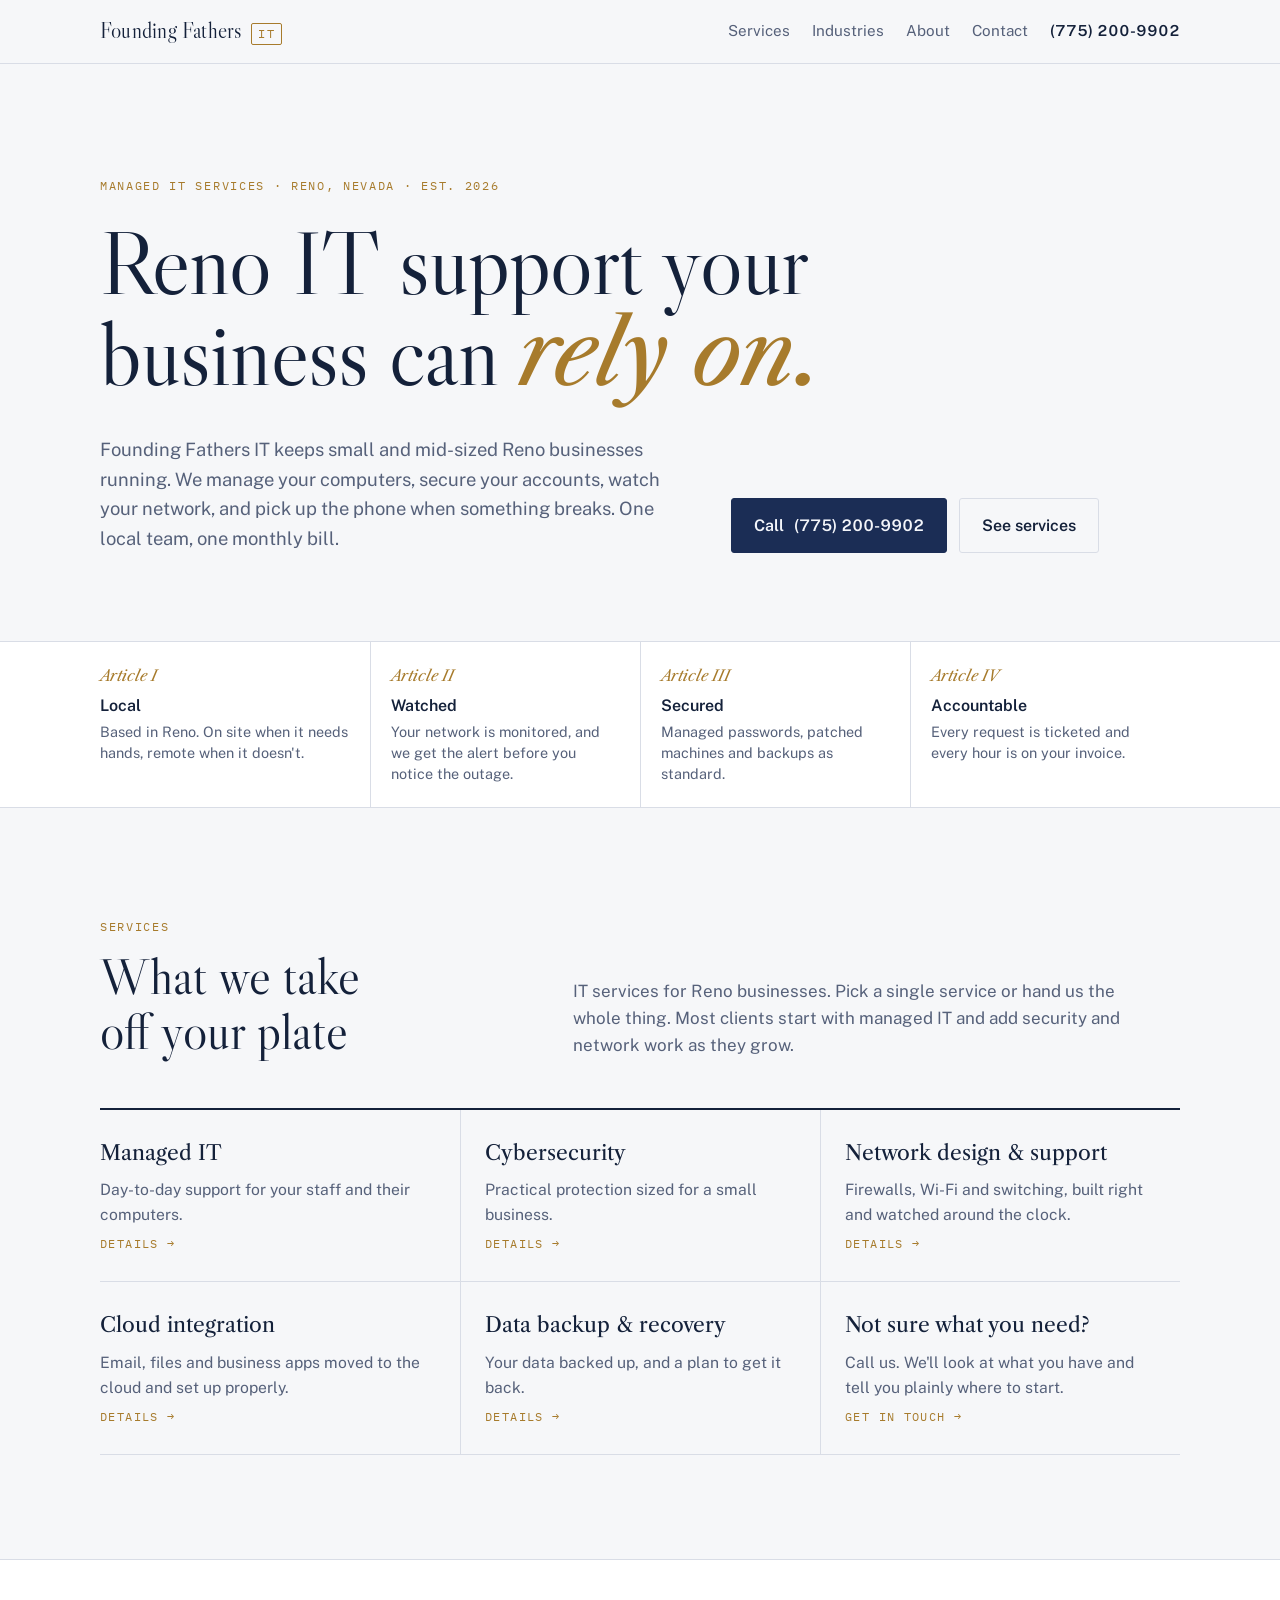
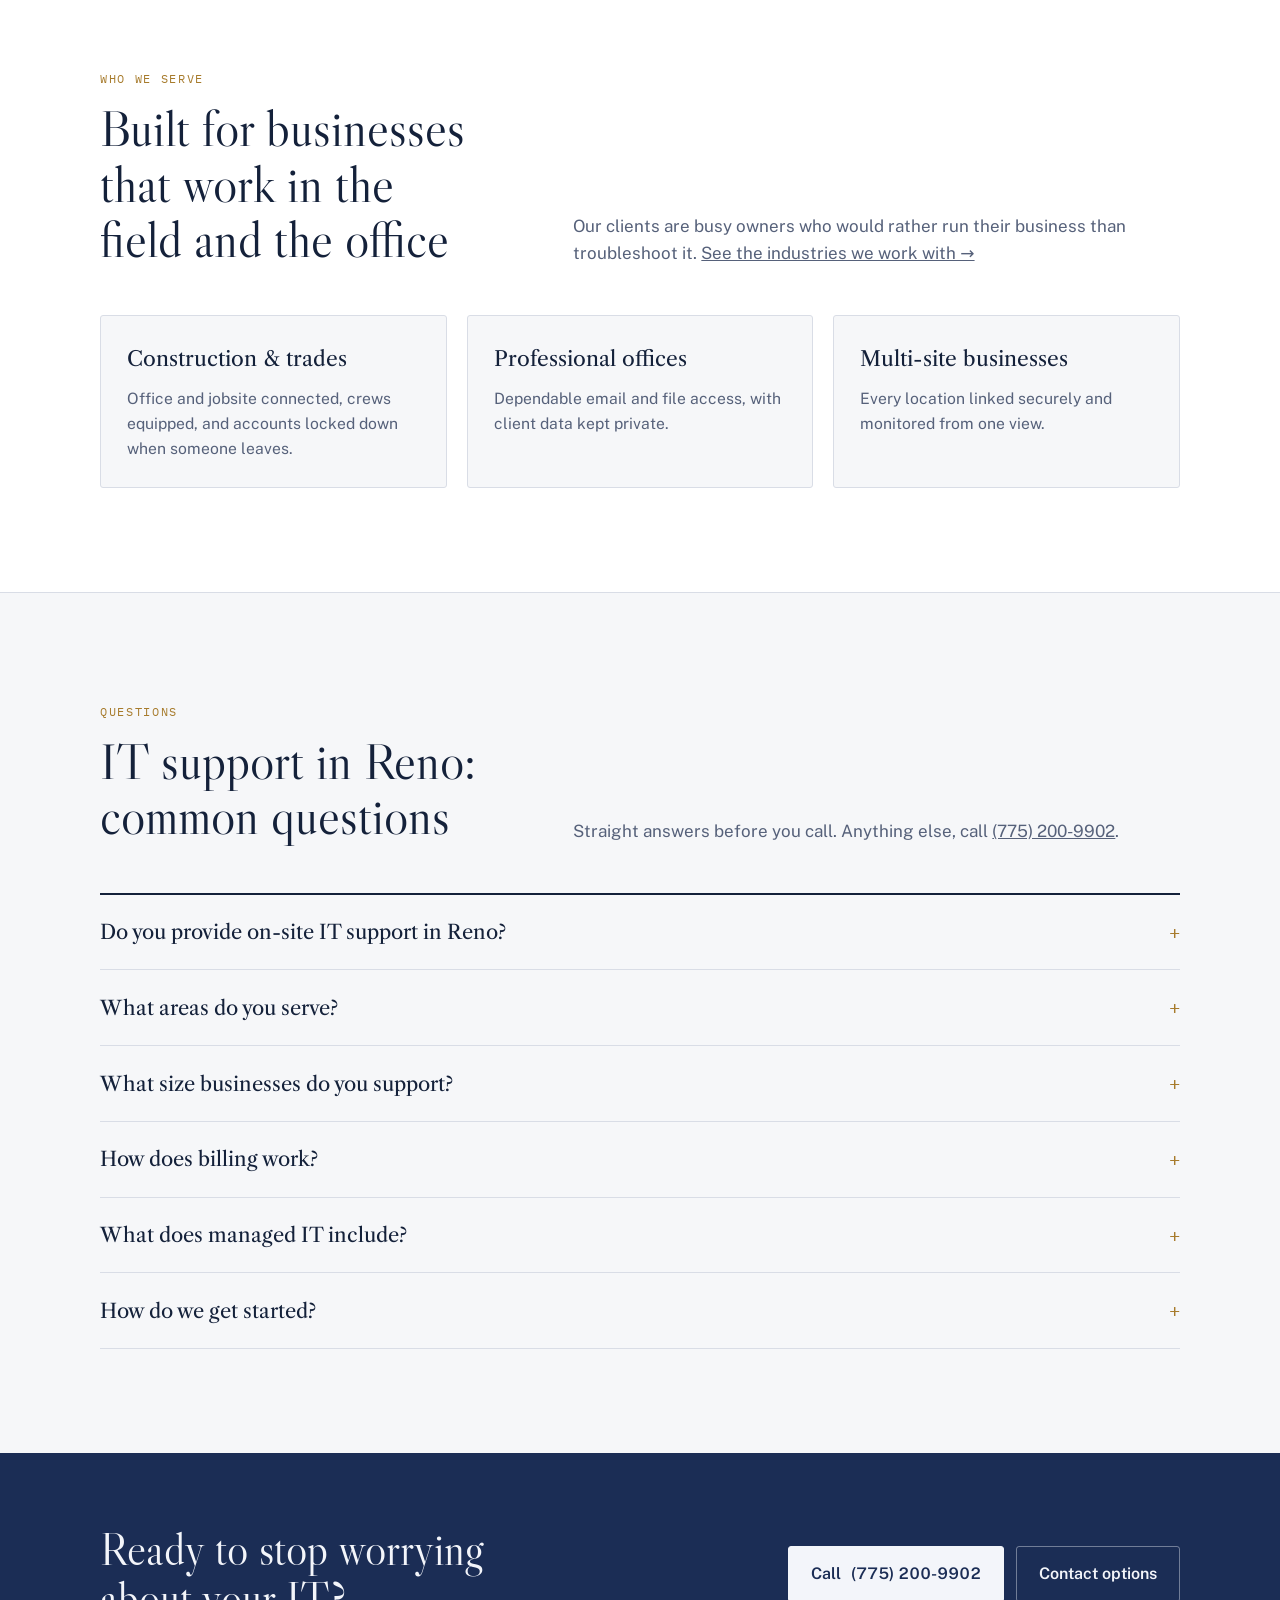
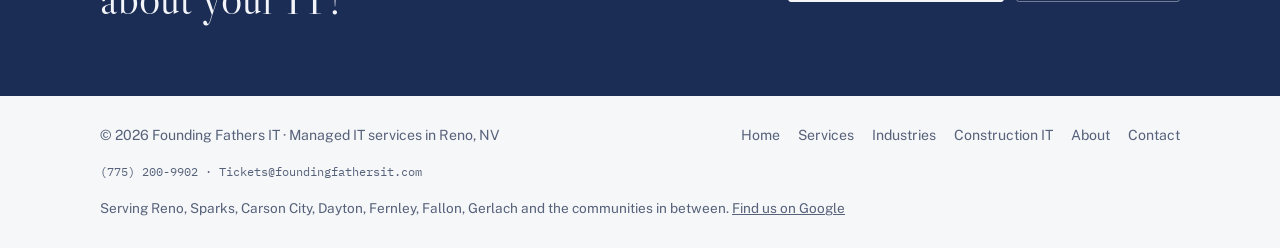
<file: index.html>
<!doctype html>
<html lang="en">
<head>
<meta charset="utf-8">
<meta name="viewport" content="width=device-width, initial-scale=1, viewport-fit=cover">
<title>Managed IT Services in Reno, NV | Founding Fathers IT</title>
<meta name="description" content="Local managed IT, cybersecurity and network support for businesses in Reno, Sparks, Carson City, Fernley and Fallon. Call (775) 200-9902.">
<link rel="canonical" href="https://www.foundingfathersit.com/">
<meta name="robots" content="index, follow">
<meta property="og:type" content="website">
<meta property="og:site_name" content="Founding Fathers IT">
<meta property="og:title" content="Managed IT Services in Reno, NV | Founding Fathers IT">
<meta property="og:description" content="Local managed IT, cybersecurity and network support for businesses in Reno, Sparks, Carson City, Fernley and Fallon. Call (775) 200-9902.">
<meta property="og:url" content="https://www.foundingfathersit.com/">
<meta property="og:image" content="https://www.foundingfathersit.com/icon.png">
<meta property="og:locale" content="en_US">
<meta name="twitter:card" content="summary">
<meta name="geo.region" content="US-NV">
<meta name="geo.placename" content="Reno">
<link rel="icon" href="favicon.ico" sizes="any">
<link rel="icon" type="image/png" href="icon.png">
<link rel="apple-touch-icon" href="apple-touch-icon.png">
<link rel="preconnect" href="https://fonts.googleapis.com">
<link rel="preconnect" href="https://fonts.gstatic.com" crossorigin>
<link rel="stylesheet" href="https://fonts.googleapis.com/css2?family=Libre+Caslon+Display&family=Libre+Caslon+Text:ital@0;1&family=Public+Sans:wght@400;500;600;700&family=IBM+Plex+Mono:wght@400;500&display=swap">
<link rel="stylesheet" href="styles.css">
<script type="application/ld+json">
{
  "@context": "https://schema.org",
  "@type": "ProfessionalService",
  "@id": "https://www.foundingfathersit.com/#business",
  "name": "Founding Fathers IT",
  "description": "Managed IT, cybersecurity, network support, cloud and backup services for small and mid-sized businesses in Reno and Northern Nevada.",
  "url": "https://www.foundingfathersit.com/",
  "telephone": "+1-775-200-9902",
  "email": "Tickets@foundingfathersit.com",
  "logo": "https://www.foundingfathersit.com/icon.png",
  "image": "https://www.foundingfathersit.com/icon.png",
  "foundingDate": "2026",
  "sameAs": [
    "https://share.google/DnoZ909VEDZ4MryOn"
  ],
  "address": {
    "@type": "PostalAddress",
    "addressLocality": "Reno",
    "addressRegion": "NV",
    "addressCountry": "US"
  },
  "areaServed": [
    {
      "@type": "City",
      "name": "Reno",
      "containedInPlace": {
        "@type": "State",
        "name": "Nevada"
      }
    },
    {
      "@type": "City",
      "name": "Sparks",
      "containedInPlace": {
        "@type": "State",
        "name": "Nevada"
      }
    },
    {
      "@type": "City",
      "name": "Carson City",
      "containedInPlace": {
        "@type": "State",
        "name": "Nevada"
      }
    },
    {
      "@type": "City",
      "name": "Dayton",
      "containedInPlace": {
        "@type": "State",
        "name": "Nevada"
      }
    },
    {
      "@type": "City",
      "name": "Fernley",
      "containedInPlace": {
        "@type": "State",
        "name": "Nevada"
      }
    },
    {
      "@type": "City",
      "name": "Fallon",
      "containedInPlace": {
        "@type": "State",
        "name": "Nevada"
      }
    },
    {
      "@type": "City",
      "name": "Wadsworth",
      "containedInPlace": {
        "@type": "State",
        "name": "Nevada"
      }
    },
    {
      "@type": "City",
      "name": "Gerlach",
      "containedInPlace": {
        "@type": "State",
        "name": "Nevada"
      }
    },
    {
      "@type": "AdministrativeArea",
      "name": "Washoe County, NV"
    },
    {
      "@type": "AdministrativeArea",
      "name": "Lyon County, NV"
    },
    {
      "@type": "AdministrativeArea",
      "name": "Churchill County, NV"
    },
    {
      "@type": "AdministrativeArea",
      "name": "Carson City, NV"
    },
    {
      "@type": "AdministrativeArea",
      "name": "Northern Nevada"
    }
  ],
  "knowsAbout": [
    "Managed IT services",
    "Cybersecurity",
    "Network design and support",
    "Microsoft 365",
    "Data backup and recovery"
  ],
  "hasOfferCatalog": {
    "@type": "OfferCatalog",
    "name": "IT services",
    "itemListElement": [
      {
        "@type": "Offer",
        "itemOffered": {
          "@type": "Service",
          "name": "Managed IT support",
          "url": "https://www.foundingfathersit.com/services.html#managed-it"
        }
      },
      {
        "@type": "Offer",
        "itemOffered": {
          "@type": "Service",
          "name": "Cybersecurity",
          "url": "https://www.foundingfathersit.com/services.html#cybersecurity"
        }
      },
      {
        "@type": "Offer",
        "itemOffered": {
          "@type": "Service",
          "name": "Network design & support",
          "url": "https://www.foundingfathersit.com/services.html#network"
        }
      },
      {
        "@type": "Offer",
        "itemOffered": {
          "@type": "Service",
          "name": "Cloud integration",
          "url": "https://www.foundingfathersit.com/services.html#cloud"
        }
      },
      {
        "@type": "Offer",
        "itemOffered": {
          "@type": "Service",
          "name": "Data backup & recovery",
          "url": "https://www.foundingfathersit.com/services.html#backup"
        }
      }
    ]
  }
}
</script>
<script type="application/ld+json">
{
  "@context": "https://schema.org",
  "@type": "WebSite",
  "name": "Founding Fathers IT",
  "url": "https://www.foundingfathersit.com/"
}
</script>
<script type="application/ld+json">
{
  "@context": "https://schema.org",
  "@type": "FAQPage",
  "mainEntity": [
    {
      "@type": "Question",
      "name": "Do you provide on-site IT support in Reno?",
      "acceptedAnswer": {
        "@type": "Answer",
        "text": "Yes. Founding Fathers IT is based in Reno. We come on site when a problem needs hands on a machine or a cable run, and fix things remotely when it doesn't, so you're not waiting."
      }
    },
    {
      "@type": "Question",
      "name": "What areas do you serve?",
      "acceptedAnswer": {
        "@type": "Answer",
        "text": "We're based in Reno and support businesses from Carson City to Fallon and up to Gerlach, including Sparks, Dayton, Fernley and the communities in between. We work on site across that area and remotely anywhere."
      }
    },
    {
      "@type": "Question",
      "name": "What size businesses do you support?",
      "acceptedAnswer": {
        "@type": "Answer",
        "text": "Small and mid-sized businesses, especially construction and trades companies, professional offices, and businesses with more than one location."
      }
    },
    {
      "@type": "Question",
      "name": "How does billing work?",
      "acceptedAnswer": {
        "@type": "Answer",
        "text": "Every request gets a ticket, and every hour of work shows up on your invoice with notes on what we did. No mystery charges."
      }
    },
    {
      "@type": "Question",
      "name": "What does managed IT include?",
      "acceptedAnswer": {
        "@type": "Answer",
        "text": "A help desk your staff can call or email, Windows and Mac updates, new-hire setup and offboarding, software installs, printer support, and remote and on-site support."
      }
    },
    {
      "@type": "Question",
      "name": "How do we get started?",
      "acceptedAnswer": {
        "@type": "Answer",
        "text": "Call (775) 200-9902. We visit, look at your computers, network, accounts and backups, and tell you plainly what's working and what isn't. Then we fix the urgent items first and put monitoring and password management in place."
      }
    }
  ]
}
</script>
</head>
<body>
<header>
  <div class="wrap nav">
    <a class="mark" href="index.html" aria-label="Founding Fathers IT, home"><b>Founding Fathers</b><span>IT</span></a>
    <nav aria-label="Main">
      <a href="services.html">Services</a>
      <a href="industries.html">Industries</a>
      <a href="about.html">About</a>
      <a href="contact.html">Contact</a>
      <a class="call" href="tel:+17752009902">(775) 200-9902</a>
    </nav>
  </div>
  <div class="wrap mobile-nav" aria-label="Pages">
    <a href="index.html" aria-current="page">Home</a>
    <a href="services.html">Services</a>
    <a href="industries.html">Industries</a>
    <a href="about.html">About</a>
    <a href="contact.html">Contact</a>
  </div>
</header>

<main id="top">
<section class="hero">
  <div class="wrap">
    <span class="eyebrow">Managed IT services · Reno, Nevada · Est. 2026</span>
    <h1>Reno IT support your business can <em>rely on.</em></h1>
    <div class="hero-row">
      <p>Founding Fathers IT keeps small and mid-sized Reno businesses running. We manage your computers, secure your accounts, watch your network, and pick up the phone when something breaks. One local team, one monthly bill.</p>
      <div class="ctas">
        <a class="btn primary" href="tel:+17752009902">Call <span class="num">(775) 200-9902</span></a>
        <a class="btn ghost" href="services.html">See services</a>
      </div>
    </div>
  </div>
</section>

<div class="articles">
  <div class="wrap">
    <ol>
      <li><span class="roman">Article I</span><strong>Local</strong><small>Based in Reno. On site when it needs hands, remote when it doesn't.</small></li>
      <li><span class="roman">Article II</span><strong>Watched</strong><small>Your network is monitored, and we get the alert before you notice the outage.</small></li>
      <li><span class="roman">Article III</span><strong>Secured</strong><small>Managed passwords, patched machines and backups as standard.</small></li>
      <li><span class="roman">Article IV</span><strong>Accountable</strong><small>Every request is ticketed and every hour is on your invoice.</small></li>
    </ol>
  </div>
</div>

<section class="block">
  <div class="wrap">
    <div class="head">
      <div><span class="eyebrow">Services</span><h2>What we take off your plate</h2></div>
      <p>IT services for Reno businesses. Pick a single service or hand us the whole thing. Most clients start with managed IT and add security and network work as they grow.</p>
    </div>
    <div class="index">
        <a href="services.html#managed-it"><h3>Managed IT</h3><p>Day-to-day support for your staff and their computers.</p><span class="more">Details →</span></a>
        <a href="services.html#cybersecurity"><h3>Cybersecurity</h3><p>Practical protection sized for a small business.</p><span class="more">Details →</span></a>
        <a href="services.html#network"><h3>Network design & support</h3><p>Firewalls, Wi-Fi and switching, built right and watched around the clock.</p><span class="more">Details →</span></a>
        <a href="services.html#cloud"><h3>Cloud integration</h3><p>Email, files and business apps moved to the cloud and set up properly.</p><span class="more">Details →</span></a>
        <a href="services.html#backup"><h3>Data backup & recovery</h3><p>Your data backed up, and a plan to get it back.</p><span class="more">Details →</span></a>
        <a href="contact.html"><h3>Not sure what you need?</h3><p>Call us. We'll look at what you have and tell you plainly where to start.</p><span class="more">Get in touch →</span></a>
    </div>
  </div>
</section>

<section class="block serve">
  <div class="wrap">
    <div class="head">
      <div><span class="eyebrow">Who we serve</span><h2>Built for businesses that work in the field and the office</h2></div>
      <p>Our clients are busy owners who would rather run their business than troubleshoot it. <a href="industries.html">See the industries we work with →</a></p>
    </div>
    <div class="serve-grid">
      <a class="who" href="construction-it.html" style="text-decoration:none"><h3>Construction &amp; trades</h3><p>Office and jobsite connected, crews equipped, and accounts locked down when someone leaves.</p></a>
      <a class="who" href="industries.html#offices" style="text-decoration:none"><h3>Professional offices</h3><p>Dependable email and file access, with client data kept private.</p></a>
      <a class="who" href="industries.html#multi-site" style="text-decoration:none"><h3>Multi-site businesses</h3><p>Every location linked securely and monitored from one view.</p></a>
    </div>
  </div>
</section>

<section class="block faq">
  <div class="wrap">
    <div class="head">
      <div><span class="eyebrow">Questions</span><h2>IT support in Reno: common questions</h2></div>
      <p>Straight answers before you call. Anything else, call <a href="tel:+17752009902">(775) 200-9902</a>.</p>
    </div>
    <div class="faq-list">
      <details class="faq-item"><summary><h3>Do you provide on-site IT support in Reno?</h3></summary><p>Yes. Founding Fathers IT is based in Reno. We come on site when a problem needs hands on a machine or a cable run, and fix things remotely when it doesn't, so you're not waiting.</p></details>
      <details class="faq-item"><summary><h3>What areas do you serve?</h3></summary><p>We're based in Reno and support businesses from Carson City to Fallon and up to Gerlach, including Sparks, Dayton, Fernley and the communities in between. We work on site across that area and remotely anywhere.</p></details>
      <details class="faq-item"><summary><h3>What size businesses do you support?</h3></summary><p>Small and mid-sized businesses, especially construction and trades companies, professional offices, and businesses with more than one location.</p></details>
      <details class="faq-item"><summary><h3>How does billing work?</h3></summary><p>Every request gets a ticket, and every hour of work shows up on your invoice with notes on what we did. No mystery charges.</p></details>
      <details class="faq-item"><summary><h3>What does managed IT include?</h3></summary><p>A help desk your staff can call or email, Windows and Mac updates, new-hire setup and offboarding, software installs, printer support, and remote and on-site support.</p></details>
      <details class="faq-item"><summary><h3>How do we get started?</h3></summary><p>Call (775) 200-9902. We visit, look at your computers, network, accounts and backups, and tell you plainly what's working and what isn't. Then we fix the urgent items first and put monitoring and password management in place.</p></details>
    </div>
  </div>
</section>

<section class="cta-band">
  <div class="wrap">
    <h2>Ready to stop worrying about your IT?</h2>
    <div class="ctas">
      <a class="btn primary" href="tel:+17752009902">Call <span class="num">(775) 200-9902</span></a>
      <a class="btn ghost" href="contact.html">Contact options</a>
    </div>
  </div>
</section>
</main>

<footer>
  <div class="wrap">
    <span>© 2026 Founding Fathers IT · Managed IT services in Reno, NV</span>
    <nav aria-label="Footer"><a href="index.html">Home</a> <a href="services.html">Services</a> <a href="industries.html">Industries</a> <a href="construction-it.html">Construction IT</a> <a href="about.html">About</a> <a href="contact.html">Contact</a></nav>
    <span class="mono">(775) 200-9902 · Tickets@foundingfathersit.com</span>
    <span class="area">Serving Reno, Sparks, Carson City, Dayton, Fernley, Fallon, Gerlach and the communities in between. <a href="https://share.google/DnoZ909VEDZ4MryOn" rel="noopener" target="_blank">Find us on Google</a></span>
  </div>
</footer>
<script src="site.js"></script>
</body>
</html>
</file>
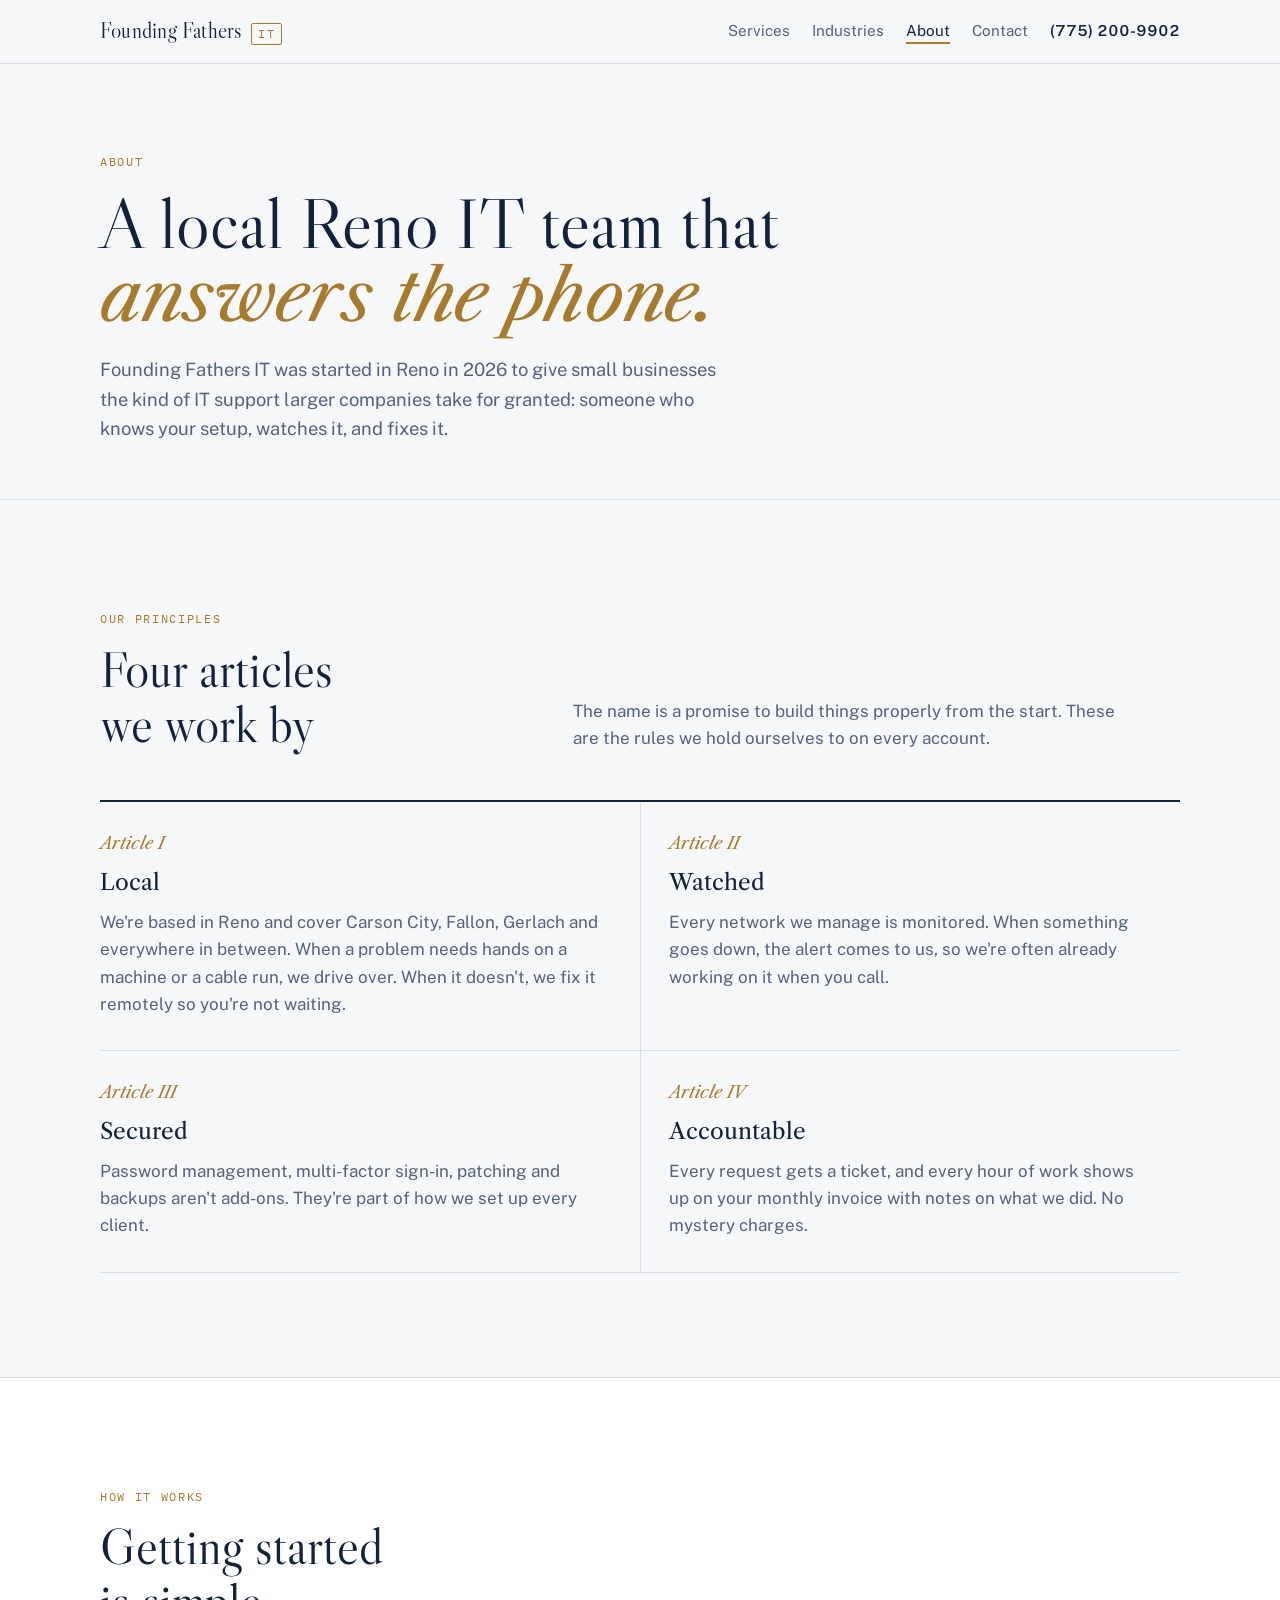
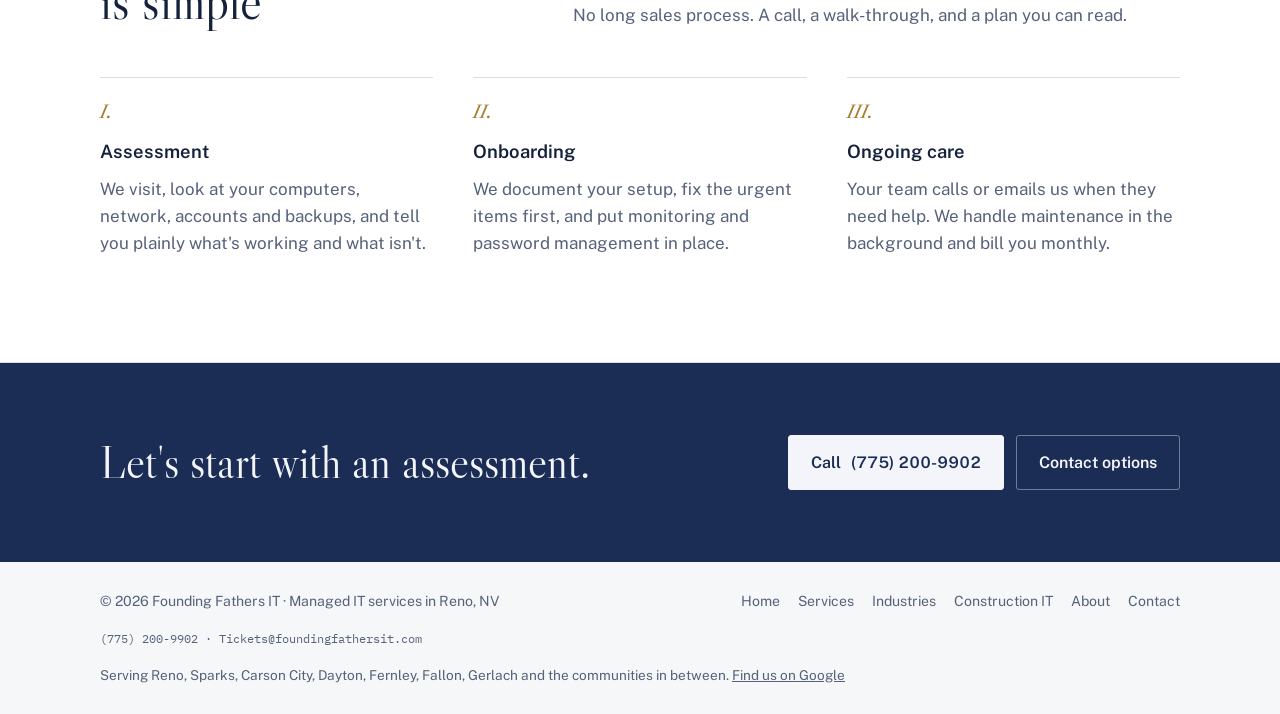
<file: about.html>
<!doctype html>
<html lang="en">
<head>
<meta charset="utf-8">
<meta name="viewport" content="width=device-width, initial-scale=1, viewport-fit=cover">
<title>About Founding Fathers IT | Local Reno IT Company</title>
<meta name="description" content="Founding Fathers IT is a local Reno IT company giving small businesses support that's local, monitored, secured and accountable. Call (775) 200-9902.">
<link rel="canonical" href="https://www.foundingfathersit.com/about.html">
<meta name="robots" content="index, follow">
<meta property="og:type" content="website">
<meta property="og:site_name" content="Founding Fathers IT">
<meta property="og:title" content="About Founding Fathers IT | Local Reno IT Company">
<meta property="og:description" content="Founding Fathers IT is a local Reno IT company giving small businesses support that's local, monitored, secured and accountable. Call (775) 200-9902.">
<meta property="og:url" content="https://www.foundingfathersit.com/about.html">
<meta property="og:image" content="https://www.foundingfathersit.com/icon.png">
<meta property="og:locale" content="en_US">
<meta name="twitter:card" content="summary">
<meta name="geo.region" content="US-NV">
<meta name="geo.placename" content="Reno">
<link rel="icon" href="favicon.ico" sizes="any">
<link rel="icon" type="image/png" href="icon.png">
<link rel="apple-touch-icon" href="apple-touch-icon.png">
<link rel="preconnect" href="https://fonts.googleapis.com">
<link rel="preconnect" href="https://fonts.gstatic.com" crossorigin>
<link rel="stylesheet" href="https://fonts.googleapis.com/css2?family=Libre+Caslon+Display&family=Libre+Caslon+Text:ital@0;1&family=Public+Sans:wght@400;500;600;700&family=IBM+Plex+Mono:wght@400;500&display=swap">
<link rel="stylesheet" href="styles.css">
<script type="application/ld+json">
{
  "@context": "https://schema.org",
  "@type": "BreadcrumbList",
  "itemListElement": [
    {
      "@type": "ListItem",
      "position": 1,
      "name": "Home",
      "item": "https://www.foundingfathersit.com/"
    },
    {
      "@type": "ListItem",
      "position": 2,
      "name": "About",
      "item": "https://www.foundingfathersit.com/about.html"
    }
  ]
}
</script>
</head>
<body>
<header>
  <div class="wrap nav">
    <a class="mark" href="index.html" aria-label="Founding Fathers IT, home"><b>Founding Fathers</b><span>IT</span></a>
    <nav aria-label="Main">
      <a href="services.html">Services</a>
      <a href="industries.html">Industries</a>
      <a href="about.html" aria-current="page">About</a>
      <a href="contact.html">Contact</a>
      <a class="call" href="tel:+17752009902">(775) 200-9902</a>
    </nav>
  </div>
  <div class="wrap mobile-nav" aria-label="Pages">
    <a href="index.html">Home</a>
    <a href="services.html">Services</a>
    <a href="industries.html">Industries</a>
    <a href="about.html" aria-current="page">About</a>
    <a href="contact.html">Contact</a>
  </div>
</header>

<main id="top">
<section class="page-hero">
  <div class="wrap">
    <span class="eyebrow">About</span>
    <h1>A local Reno IT team that <em>answers the phone.</em></h1>
    <p>Founding Fathers IT was started in Reno in 2026 to give small businesses the kind of IT support larger companies take for granted: someone who knows your setup, watches it, and fixes it.</p>
  </div>
</section>

<section class="block">
  <div class="wrap">
    <div class="head">
      <div><span class="eyebrow">Our principles</span><h2>Four articles we work by</h2></div>
      <p>The name is a promise to build things properly from the start. These are the rules we hold ourselves to on every account.</p>
    </div>
    <div class="principles">
      <div class="principle"><span class="roman">Article I</span><h3>Local</h3><p>We're based in Reno and cover Carson City, Fallon, Gerlach and everywhere in between. When a problem needs hands on a machine or a cable run, we drive over. When it doesn't, we fix it remotely so you're not waiting.</p></div>
      <div class="principle"><span class="roman">Article II</span><h3>Watched</h3><p>Every network we manage is monitored. When something goes down, the alert comes to us, so we're often already working on it when you call.</p></div>
      <div class="principle"><span class="roman">Article III</span><h3>Secured</h3><p>Password management, multi-factor sign-in, patching and backups aren't add-ons. They're part of how we set up every client.</p></div>
      <div class="principle"><span class="roman">Article IV</span><h3>Accountable</h3><p>Every request gets a ticket, and every hour of work shows up on your monthly invoice with notes on what we did. No mystery charges.</p></div>
    </div>
  </div>
</section>

<section class="block serve">
  <div class="wrap">
    <div class="head">
      <div><span class="eyebrow">How it works</span><h2>Getting started is simple</h2></div>
      <p>No long sales process. A call, a walk-through, and a plan you can read.</p>
    </div>
    <ol class="steps">
      <li><h3>Assessment</h3><p>We visit, look at your computers, network, accounts and backups, and tell you plainly what's working and what isn't.</p></li>
      <li><h3>Onboarding</h3><p>We document your setup, fix the urgent items first, and put monitoring and password management in place.</p></li>
      <li><h3>Ongoing care</h3><p>Your team calls or emails us when they need help. We handle maintenance in the background and bill you monthly.</p></li>
    </ol>
  </div>
</section>

<section class="cta-band">
  <div class="wrap">
    <h2>Let's start with an assessment.</h2>
    <div class="ctas">
      <a class="btn primary" href="tel:+17752009902">Call <span class="num">(775) 200-9902</span></a>
      <a class="btn ghost" href="contact.html">Contact options</a>
    </div>
  </div>
</section>
</main>

<footer>
  <div class="wrap">
    <span>© 2026 Founding Fathers IT · Managed IT services in Reno, NV</span>
    <nav aria-label="Footer"><a href="index.html">Home</a> <a href="services.html">Services</a> <a href="industries.html">Industries</a> <a href="construction-it.html">Construction IT</a> <a href="about.html">About</a> <a href="contact.html">Contact</a></nav>
    <span class="mono">(775) 200-9902 · Tickets@foundingfathersit.com</span>
    <span class="area">Serving Reno, Sparks, Carson City, Dayton, Fernley, Fallon, Gerlach and the communities in between. <a href="https://share.google/DnoZ909VEDZ4MryOn" rel="noopener" target="_blank">Find us on Google</a></span>
  </div>
</footer>
<script src="site.js"></script>
</body>
</html>
</file>
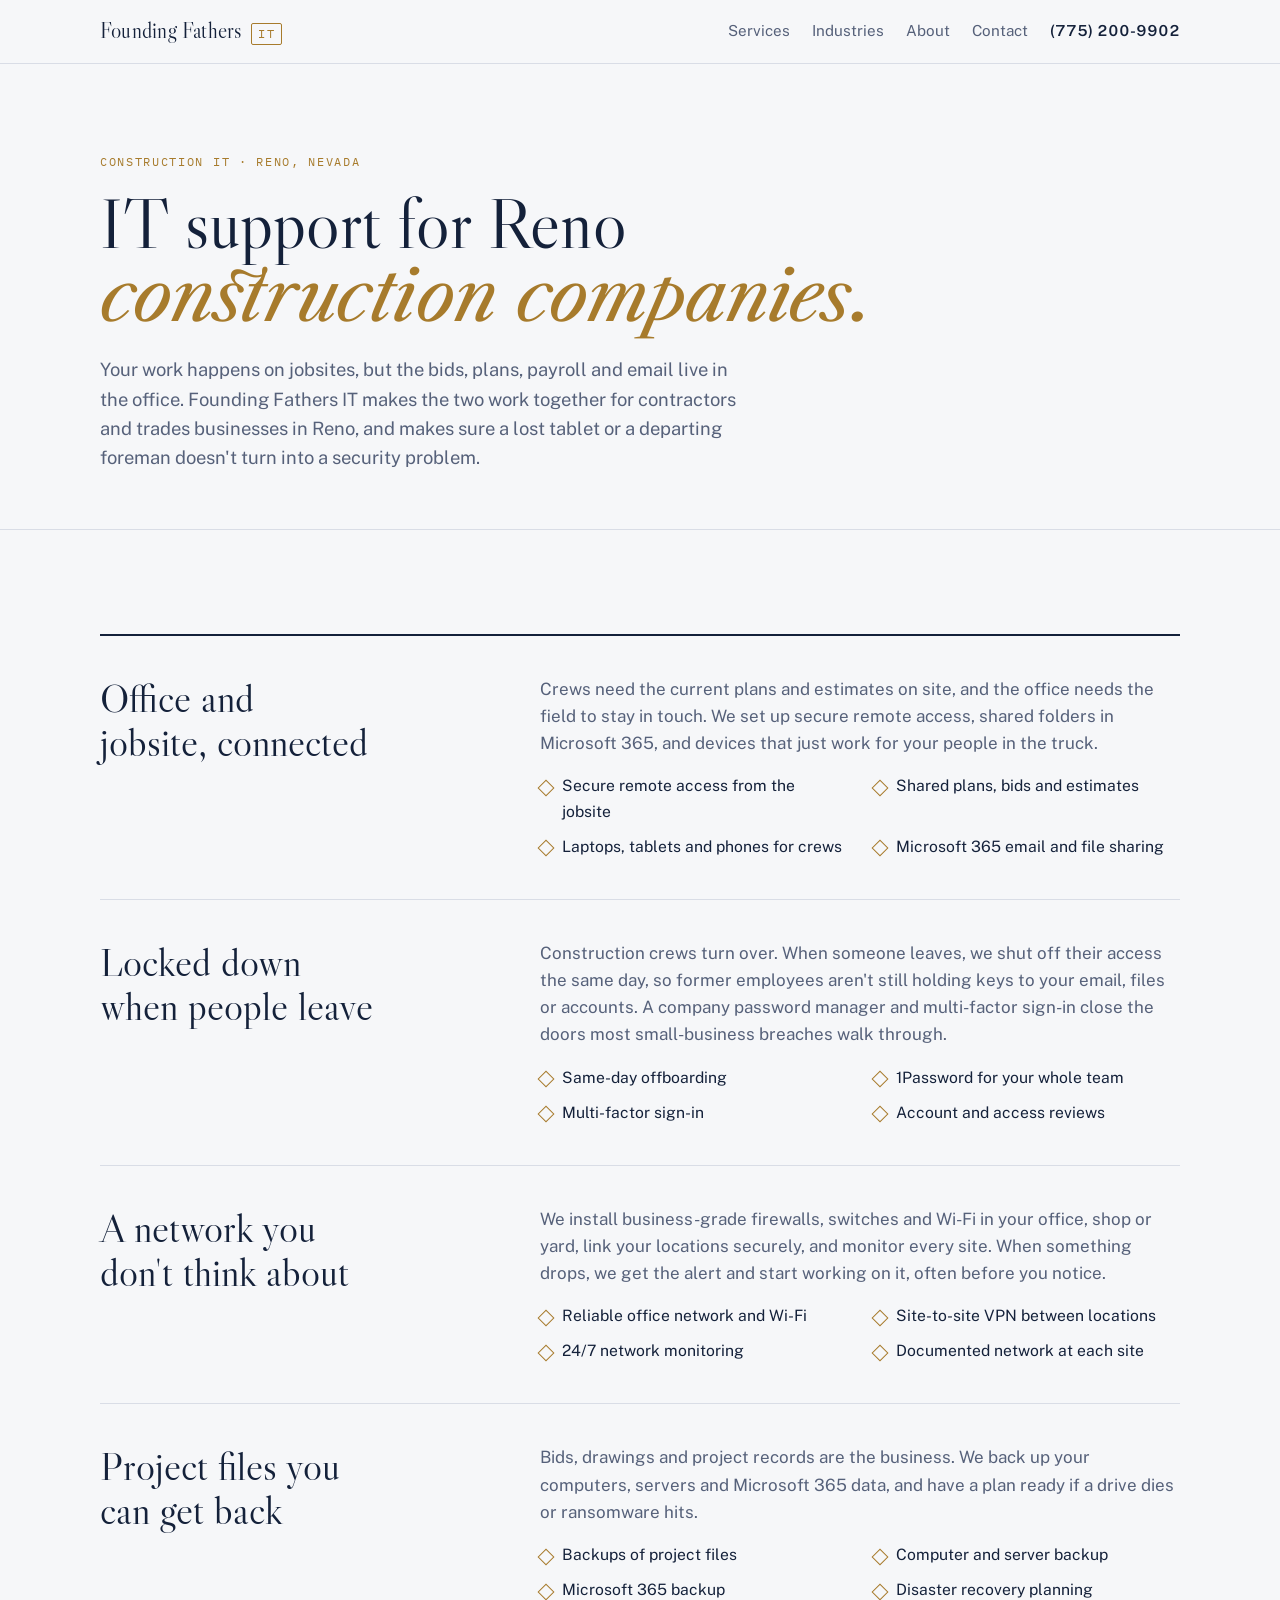
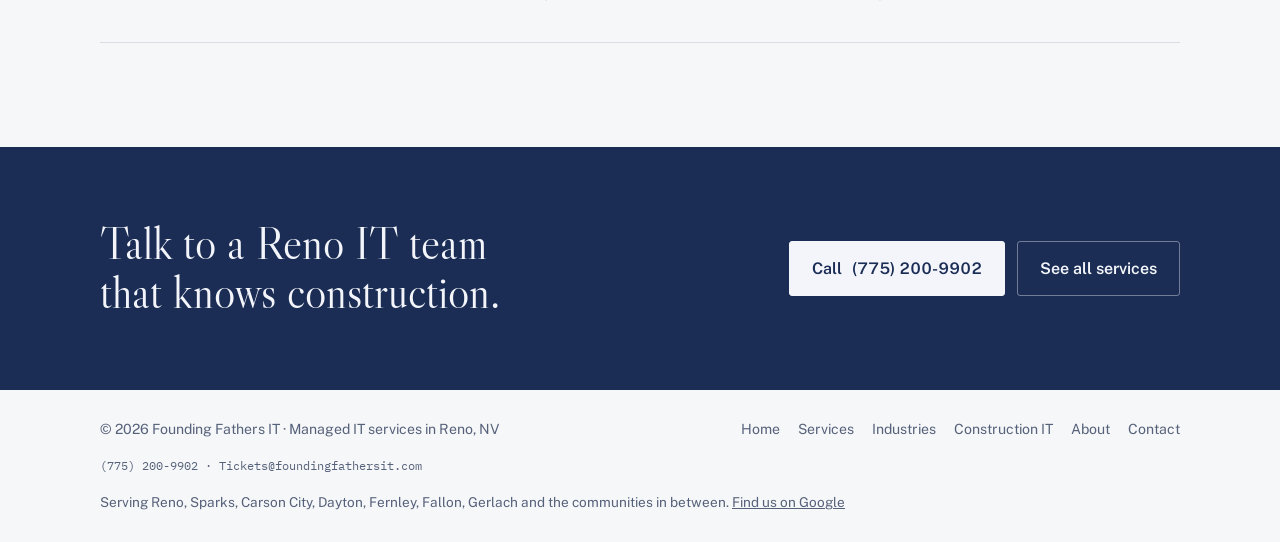
<file: construction-it.html>
<!doctype html>
<html lang="en">
<head>
<meta charset="utf-8">
<meta name="viewport" content="width=device-width, initial-scale=1, viewport-fit=cover">
<title>Construction IT Support in Reno, NV | Founding Fathers IT</title>
<meta name="description" content="IT for Reno contractors: jobsite remote access, devices for crews, shared plans and bids, fast offboarding and backups of project files. (775) 200-9902.">
<link rel="canonical" href="https://www.foundingfathersit.com/construction-it.html">
<meta name="robots" content="index, follow">
<meta property="og:type" content="website">
<meta property="og:site_name" content="Founding Fathers IT">
<meta property="og:title" content="Construction IT Support in Reno, NV | Founding Fathers IT">
<meta property="og:description" content="IT for Reno contractors: jobsite remote access, devices for crews, shared plans and bids, fast offboarding and backups of project files. (775) 200-9902.">
<meta property="og:url" content="https://www.foundingfathersit.com/construction-it.html">
<meta property="og:image" content="https://www.foundingfathersit.com/icon.png">
<meta property="og:locale" content="en_US">
<meta name="twitter:card" content="summary">
<meta name="geo.region" content="US-NV">
<meta name="geo.placename" content="Reno">
<link rel="icon" href="favicon.ico" sizes="any">
<link rel="icon" type="image/png" href="icon.png">
<link rel="apple-touch-icon" href="apple-touch-icon.png">
<link rel="preconnect" href="https://fonts.googleapis.com">
<link rel="preconnect" href="https://fonts.gstatic.com" crossorigin>
<link rel="stylesheet" href="https://fonts.googleapis.com/css2?family=Libre+Caslon+Display&family=Libre+Caslon+Text:ital@0;1&family=Public+Sans:wght@400;500;600;700&family=IBM+Plex+Mono:wght@400;500&display=swap">
<link rel="stylesheet" href="styles.css">
<script type="application/ld+json">
{
  "@context": "https://schema.org",
  "@type": "BreadcrumbList",
  "itemListElement": [
    {
      "@type": "ListItem",
      "position": 1,
      "name": "Home",
      "item": "https://www.foundingfathersit.com/"
    },
    {
      "@type": "ListItem",
      "position": 2,
      "name": "Construction IT",
      "item": "https://www.foundingfathersit.com/construction-it.html"
    }
  ]
}
</script>
<script type="application/ld+json">
{
  "@context": "https://schema.org",
  "@type": "Service",
  "name": "IT support for construction companies",
  "serviceType": "Managed IT services",
  "audience": {
    "@type": "BusinessAudience",
    "name": "Construction and trades companies"
  },
  "url": "https://www.foundingfathersit.com/construction-it.html",
  "provider": {
    "@id": "https://www.foundingfathersit.com/#business"
  },
  "areaServed": [
    {
      "@type": "City",
      "name": "Reno",
      "containedInPlace": {
        "@type": "State",
        "name": "Nevada"
      }
    },
    {
      "@type": "City",
      "name": "Sparks",
      "containedInPlace": {
        "@type": "State",
        "name": "Nevada"
      }
    },
    {
      "@type": "City",
      "name": "Carson City",
      "containedInPlace": {
        "@type": "State",
        "name": "Nevada"
      }
    },
    {
      "@type": "City",
      "name": "Dayton",
      "containedInPlace": {
        "@type": "State",
        "name": "Nevada"
      }
    },
    {
      "@type": "City",
      "name": "Fernley",
      "containedInPlace": {
        "@type": "State",
        "name": "Nevada"
      }
    },
    {
      "@type": "City",
      "name": "Fallon",
      "containedInPlace": {
        "@type": "State",
        "name": "Nevada"
      }
    },
    {
      "@type": "City",
      "name": "Wadsworth",
      "containedInPlace": {
        "@type": "State",
        "name": "Nevada"
      }
    },
    {
      "@type": "City",
      "name": "Gerlach",
      "containedInPlace": {
        "@type": "State",
        "name": "Nevada"
      }
    },
    {
      "@type": "AdministrativeArea",
      "name": "Washoe County, NV"
    },
    {
      "@type": "AdministrativeArea",
      "name": "Lyon County, NV"
    },
    {
      "@type": "AdministrativeArea",
      "name": "Churchill County, NV"
    },
    {
      "@type": "AdministrativeArea",
      "name": "Carson City, NV"
    },
    {
      "@type": "AdministrativeArea",
      "name": "Northern Nevada"
    }
  ]
}
</script>
</head>
<body>
<header>
  <div class="wrap nav">
    <a class="mark" href="index.html" aria-label="Founding Fathers IT, home"><b>Founding Fathers</b><span>IT</span></a>
    <nav aria-label="Main">
      <a href="services.html">Services</a>
      <a href="industries.html">Industries</a>
      <a href="about.html">About</a>
      <a href="contact.html">Contact</a>
      <a class="call" href="tel:+17752009902">(775) 200-9902</a>
    </nav>
  </div>
  <div class="wrap mobile-nav" aria-label="Pages">
    <a href="index.html">Home</a>
    <a href="services.html">Services</a>
    <a href="industries.html">Industries</a>
    <a href="about.html">About</a>
    <a href="contact.html">Contact</a>
  </div>
</header>

<main id="top">
<section class="page-hero">
  <div class="wrap">
    <span class="eyebrow">Construction IT · Reno, Nevada</span>
    <h1>IT support for Reno <em>construction companies.</em></h1>
    <p>Your work happens on jobsites, but the bids, plans, payroll and email live in the office. Founding Fathers IT makes the two work together for contractors and trades businesses in Reno, and makes sure a lost tablet or a departing foreman doesn't turn into a security problem.</p>
  </div>
</section>

<section class="block">
  <div class="wrap">
    <div class="ind">
      <h2>Office and jobsite, connected</h2>
      <div class="body"><p>Crews need the current plans and estimates on site, and the office needs the field to stay in touch. We set up secure remote access, shared folders in Microsoft 365, and devices that just work for your people in the truck.</p><ul class="checks"><li>Secure remote access from the jobsite</li><li>Shared plans, bids and estimates</li><li>Laptops, tablets and phones for crews</li><li>Microsoft 365 email and file sharing</li></ul></div>
    </div>
    <div class="ind">
      <h2>Locked down when people leave</h2>
      <div class="body"><p>Construction crews turn over. When someone leaves, we shut off their access the same day, so former employees aren't still holding keys to your email, files or accounts. A company password manager and multi-factor sign-in close the doors most small-business breaches walk through.</p><ul class="checks"><li>Same-day offboarding</li><li>1Password for your whole team</li><li>Multi-factor sign-in</li><li>Account and access reviews</li></ul></div>
    </div>
    <div class="ind">
      <h2>A network you don't think about</h2>
      <div class="body"><p>We install business-grade firewalls, switches and Wi-Fi in your office, shop or yard, link your locations securely, and monitor every site. When something drops, we get the alert and start working on it, often before you notice.</p><ul class="checks"><li>Reliable office network and Wi-Fi</li><li>Site-to-site VPN between locations</li><li>24/7 network monitoring</li><li>Documented network at each site</li></ul></div>
    </div>
    <div class="ind">
      <h2>Project files you can get back</h2>
      <div class="body"><p>Bids, drawings and project records are the business. We back up your computers, servers and Microsoft 365 data, and have a plan ready if a drive dies or ransomware hits.</p><ul class="checks"><li>Backups of project files</li><li>Computer and server backup</li><li>Microsoft 365 backup</li><li>Disaster recovery planning</li></ul></div>
    </div>
  </div>
</section>

<section class="cta-band">
  <div class="wrap">
    <h2>Talk to a Reno IT team that knows construction.</h2>
    <div class="ctas">
      <a class="btn primary" href="tel:+17752009902">Call <span class="num">(775) 200-9902</span></a>
      <a class="btn ghost" href="services.html">See all services</a>
    </div>
  </div>
</section>
</main>

<footer>
  <div class="wrap">
    <span>© 2026 Founding Fathers IT · Managed IT services in Reno, NV</span>
    <nav aria-label="Footer"><a href="index.html">Home</a> <a href="services.html">Services</a> <a href="industries.html">Industries</a> <a href="construction-it.html">Construction IT</a> <a href="about.html">About</a> <a href="contact.html">Contact</a></nav>
    <span class="mono">(775) 200-9902 · Tickets@foundingfathersit.com</span>
    <span class="area">Serving Reno, Sparks, Carson City, Dayton, Fernley, Fallon, Gerlach and the communities in between. <a href="https://share.google/DnoZ909VEDZ4MryOn" rel="noopener" target="_blank">Find us on Google</a></span>
  </div>
</footer>
<script src="site.js"></script>
</body>
</html>
</file>
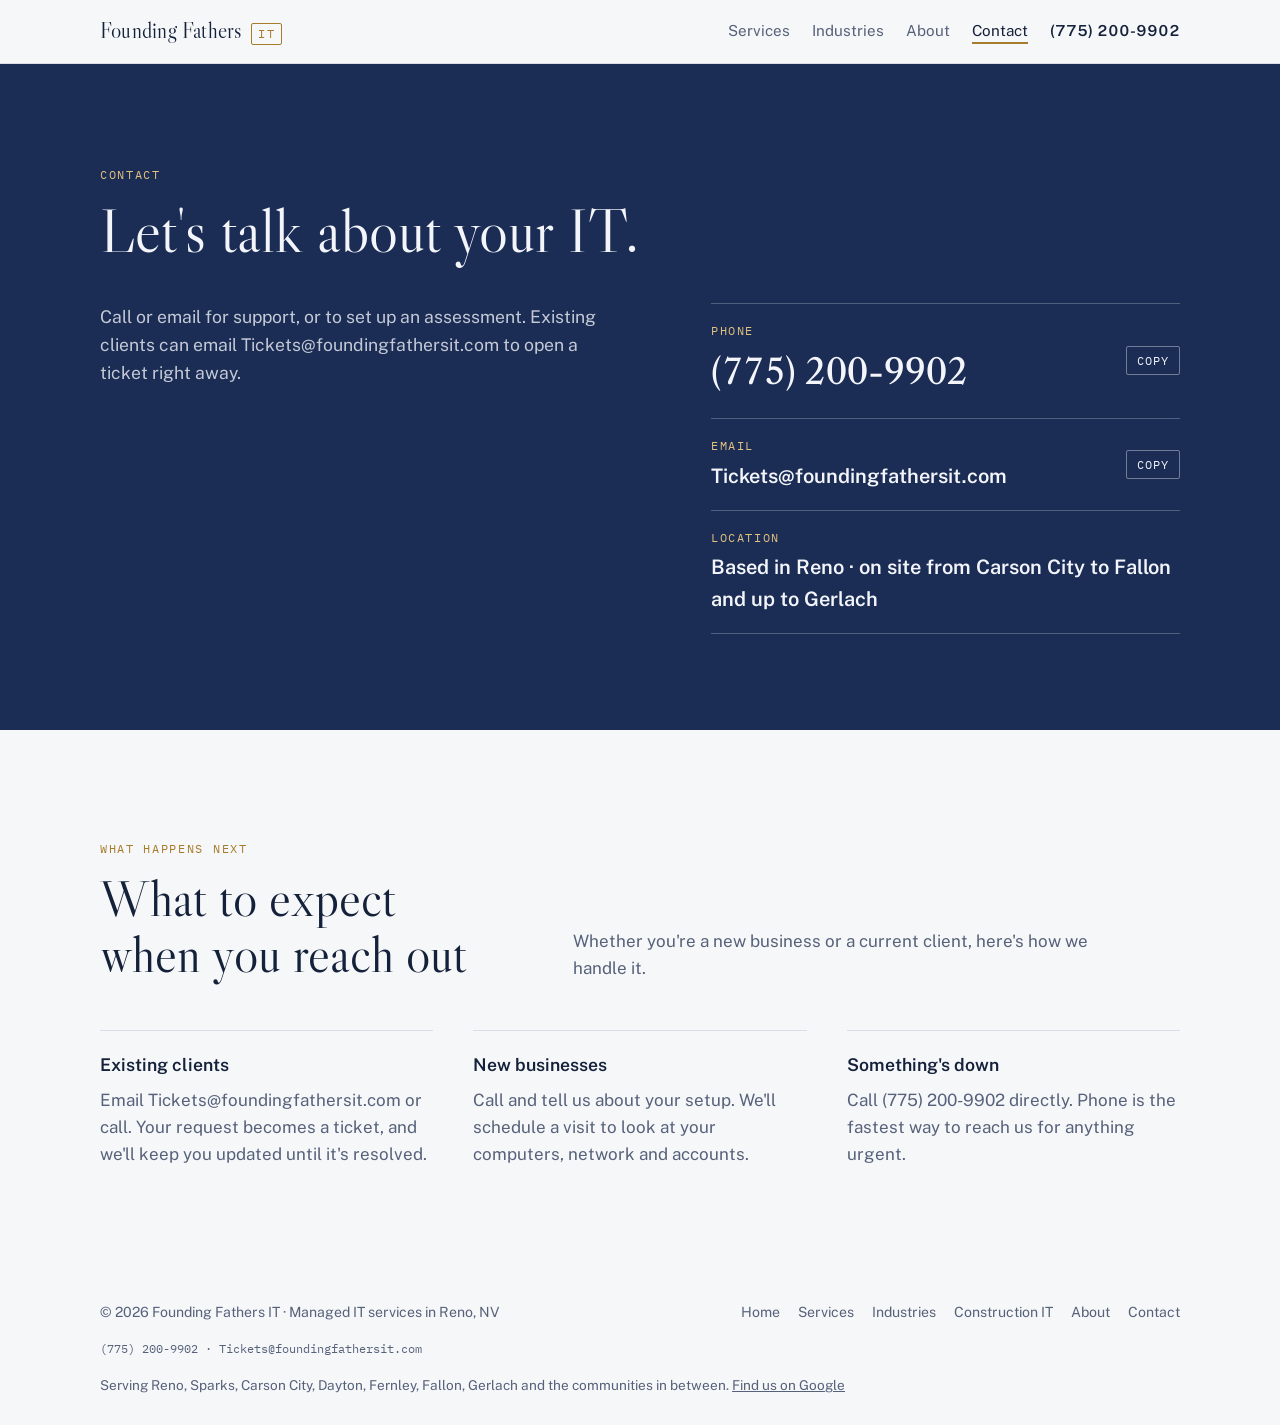
<file: contact.html>
<!doctype html>
<html lang="en">
<head>
<meta charset="utf-8">
<meta name="viewport" content="width=device-width, initial-scale=1, viewport-fit=cover">
<title>Contact Founding Fathers IT | Reno IT Support</title>
<meta name="description" content="Call (775) 200-9902 or email Tickets@foundingfathersit.com for IT support or a free assessment for your Reno business.">
<link rel="canonical" href="https://www.foundingfathersit.com/contact.html">
<meta name="robots" content="index, follow">
<meta property="og:type" content="website">
<meta property="og:site_name" content="Founding Fathers IT">
<meta property="og:title" content="Contact Founding Fathers IT | Reno IT Support">
<meta property="og:description" content="Call (775) 200-9902 or email Tickets@foundingfathersit.com for IT support or a free assessment for your Reno business.">
<meta property="og:url" content="https://www.foundingfathersit.com/contact.html">
<meta property="og:image" content="https://www.foundingfathersit.com/icon.png">
<meta property="og:locale" content="en_US">
<meta name="twitter:card" content="summary">
<meta name="geo.region" content="US-NV">
<meta name="geo.placename" content="Reno">
<link rel="icon" href="favicon.ico" sizes="any">
<link rel="icon" type="image/png" href="icon.png">
<link rel="apple-touch-icon" href="apple-touch-icon.png">
<link rel="preconnect" href="https://fonts.googleapis.com">
<link rel="preconnect" href="https://fonts.gstatic.com" crossorigin>
<link rel="stylesheet" href="https://fonts.googleapis.com/css2?family=Libre+Caslon+Display&family=Libre+Caslon+Text:ital@0;1&family=Public+Sans:wght@400;500;600;700&family=IBM+Plex+Mono:wght@400;500&display=swap">
<link rel="stylesheet" href="styles.css">
<script type="application/ld+json">
{
  "@context": "https://schema.org",
  "@type": "BreadcrumbList",
  "itemListElement": [
    {
      "@type": "ListItem",
      "position": 1,
      "name": "Home",
      "item": "https://www.foundingfathersit.com/"
    },
    {
      "@type": "ListItem",
      "position": 2,
      "name": "Contact",
      "item": "https://www.foundingfathersit.com/contact.html"
    }
  ]
}
</script>
</head>
<body>
<header>
  <div class="wrap nav">
    <a class="mark" href="index.html" aria-label="Founding Fathers IT, home"><b>Founding Fathers</b><span>IT</span></a>
    <nav aria-label="Main">
      <a href="services.html">Services</a>
      <a href="industries.html">Industries</a>
      <a href="about.html">About</a>
      <a href="contact.html" aria-current="page">Contact</a>
      <a class="call" href="tel:+17752009902">(775) 200-9902</a>
    </nav>
  </div>
  <div class="wrap mobile-nav" aria-label="Pages">
    <a href="index.html">Home</a>
    <a href="services.html">Services</a>
    <a href="industries.html">Industries</a>
    <a href="about.html">About</a>
    <a href="contact.html" aria-current="page">Contact</a>
  </div>
</header>

<main id="top">
<section class="contact page">
  <div class="wrap">
    <span class="eyebrow">Contact</span>
    <h1>Let's talk about your IT.</h1>
    <div class="c-grid">
      <p class="c-lead">Call or email for support, or to set up an assessment. Existing clients can email Tickets@foundingfathersit.com to open a ticket right away.</p>
      <div class="c-list">
        <div class="c-row">
          <div style="display:flex;flex-direction:column;gap:4px;min-width:0"><span class="lbl">Phone</span><a class="val big" href="tel:+17752009902">(775) 200-9902</a></div>
          <div class="c-actions"><button class="copy" id="copy-phone" type="button" data-copy="(775) 200-9902">Copy</button></div>
        </div>
        <div class="c-row">
          <div style="display:flex;flex-direction:column;gap:4px;min-width:0"><span class="lbl">Email</span><a class="val" href="mailto:Tickets@foundingfathersit.com">Tickets@foundingfathersit.com</a></div>
          <div class="c-actions"><button class="copy" id="copy-email" type="button" data-copy="Tickets@foundingfathersit.com">Copy</button></div>
        </div>
        <div class="c-row">
          <div style="display:flex;flex-direction:column;gap:4px;min-width:0"><span class="lbl">Location</span><span class="val">Based in Reno · on site from Carson City to Fallon and up to Gerlach</span></div>
          
        </div>
      </div>
    </div>
  </div>
</section>

<section class="block">
  <div class="wrap">
    <div class="head">
      <div><span class="eyebrow">What happens next</span><h2>What to expect when you reach out</h2></div>
      <p>Whether you're a new business or a current client, here's how we handle it.</p>
    </div>
    <div class="expect">
      <div><h3>Existing clients</h3><p>Email Tickets@foundingfathersit.com or call. Your request becomes a ticket, and we'll keep you updated until it's resolved.</p></div>
      <div><h3>New businesses</h3><p>Call and tell us about your setup. We'll schedule a visit to look at your computers, network and accounts.</p></div>
      <div><h3>Something's down</h3><p>Call (775) 200-9902 directly. Phone is the fastest way to reach us for anything urgent.</p></div>
    </div>
  </div>
</section>
</main>

<footer>
  <div class="wrap">
    <span>© 2026 Founding Fathers IT · Managed IT services in Reno, NV</span>
    <nav aria-label="Footer"><a href="index.html">Home</a> <a href="services.html">Services</a> <a href="industries.html">Industries</a> <a href="construction-it.html">Construction IT</a> <a href="about.html">About</a> <a href="contact.html">Contact</a></nav>
    <span class="mono">(775) 200-9902 · Tickets@foundingfathersit.com</span>
    <span class="area">Serving Reno, Sparks, Carson City, Dayton, Fernley, Fallon, Gerlach and the communities in between. <a href="https://share.google/DnoZ909VEDZ4MryOn" rel="noopener" target="_blank">Find us on Google</a></span>
  </div>
</footer>
<script src="site.js"></script>
</body>
</html>
</file>
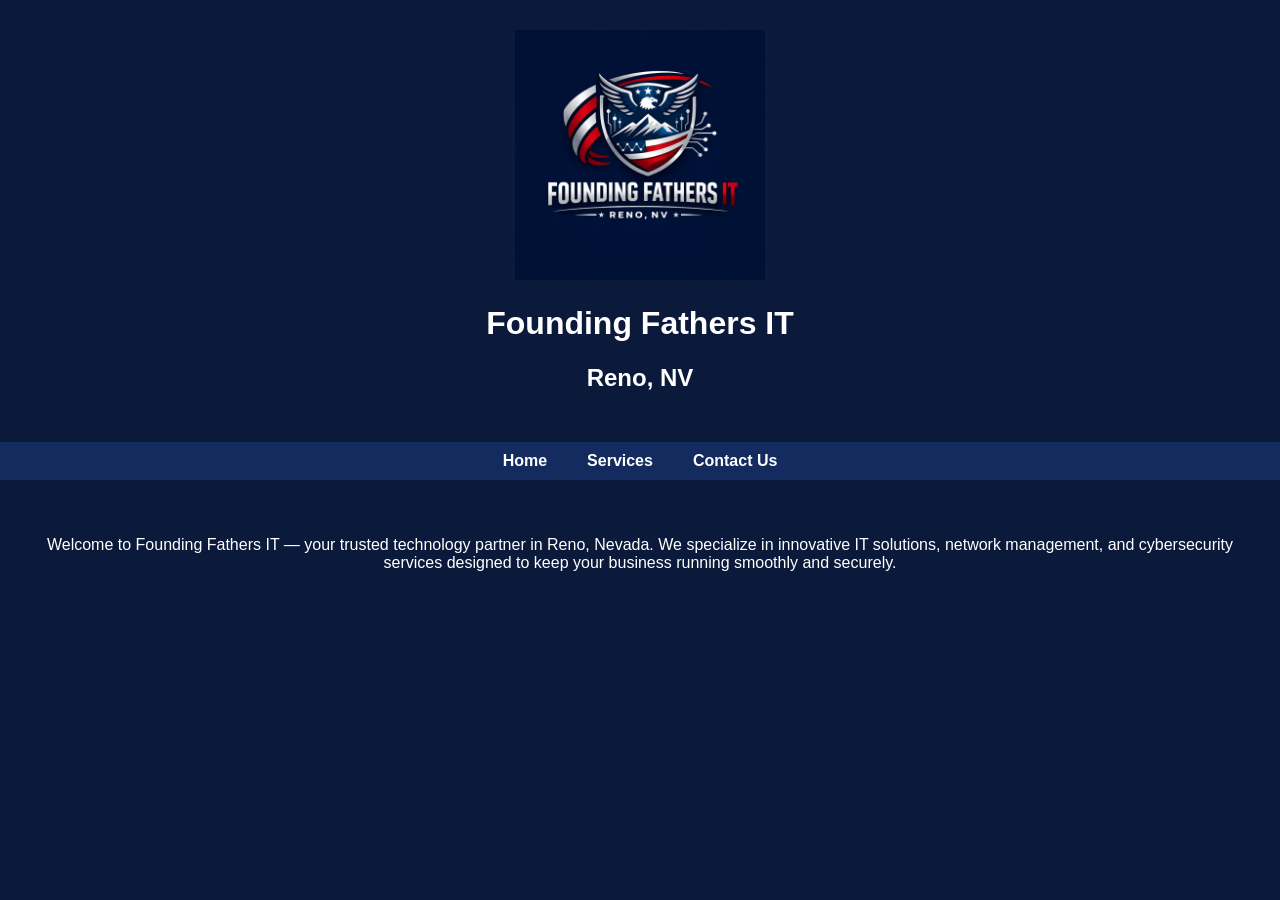
<file: HomePage.html>
<!DOCTYPE html>
<html lang="en">
<head>
  <meta charset="UTF-8">
  <meta name="viewport" content="width=device-width, initial-scale=1.0">
  <title>Founding Fathers IT | Home</title>
  <style>
    body { font-family: Arial, Helvetica, sans-serif; margin: 0; background-color: #0b1a3a; color: #fff; }
    header { text-align: center; padding: 30px 20px; }
    header img { max-width: 250px; }
    nav { background-color: #132b5e; display: flex; justify-content: center; padding: 10px 0; }
    nav a { color: #fff; text-decoration: none; margin: 0 20px; font-weight: bold; }
    nav a:hover { color: #c00; }
    section { padding: 40px 20px; text-align: center; }
  </style>
</head>
<body>
  <header>
    <img src="logo.png" alt="Founding Fathers IT Logo">
    <h1>Founding Fathers IT</h1>
    <h2>Reno, NV</h2>
  </header>

  <nav>
    <a href="index.html">Home</a>
    <a href="services.html">Services</a>
    <a href="contact.html">Contact Us</a>
  </nav>

  <section>
    <p>Welcome to Founding Fathers IT — your trusted technology partner in Reno, Nevada. We specialize in innovative IT solutions, network management, and cybersecurity services designed to keep your business running smoothly and securely.</p>
  </section>
</body>
</html>
</file>
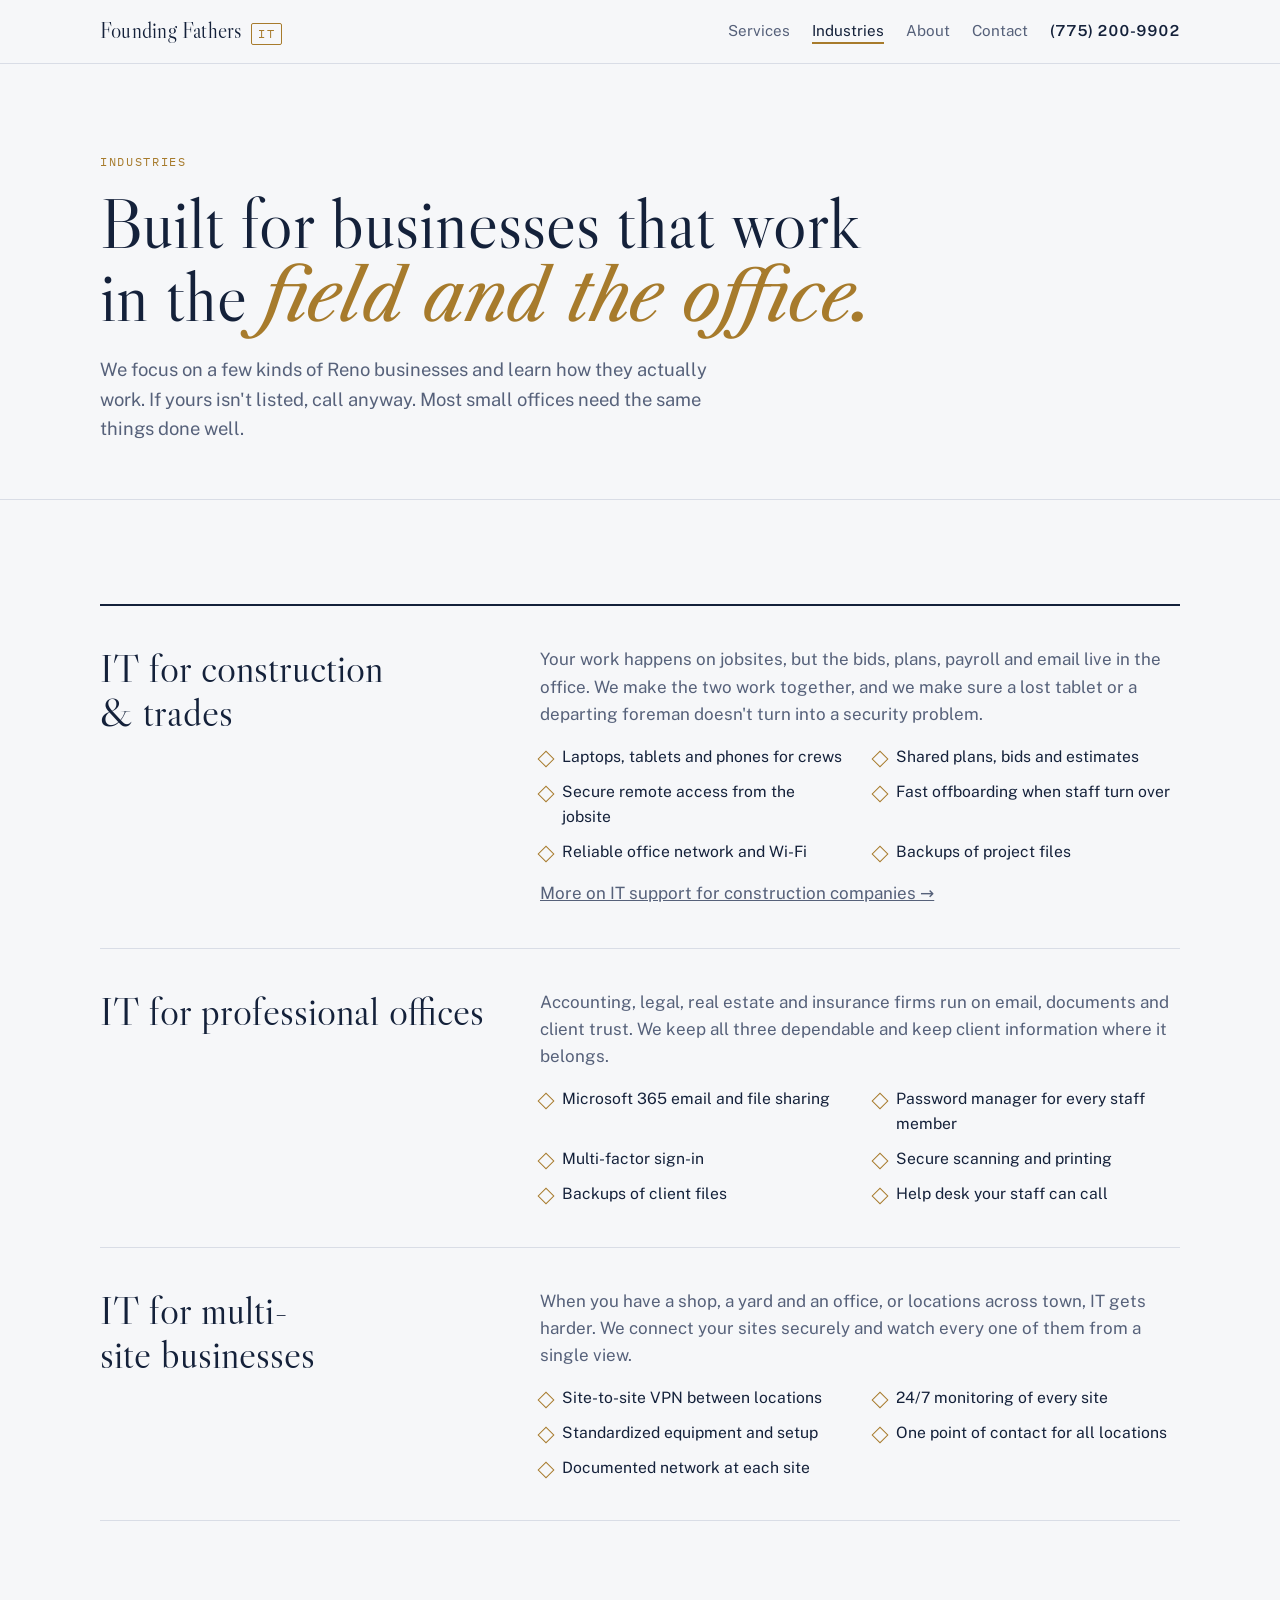
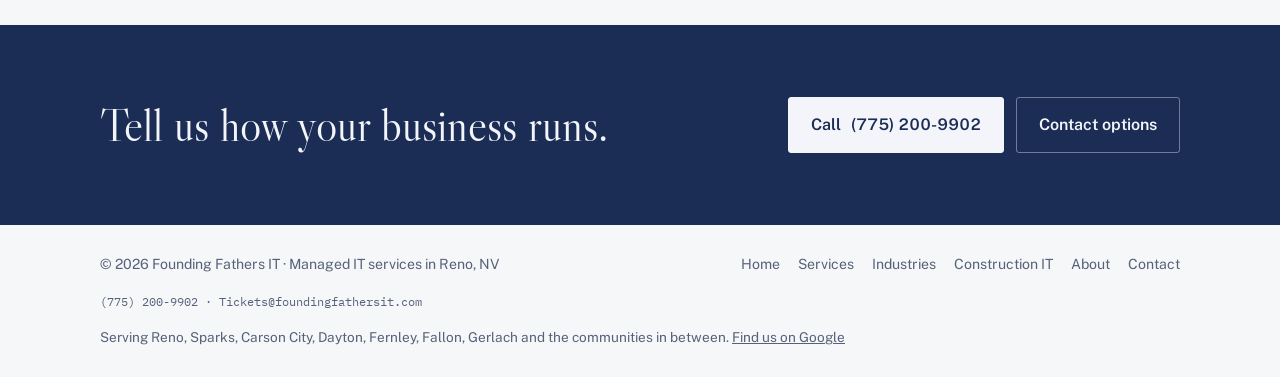
<file: industries.html>
<!doctype html>
<html lang="en">
<head>
<meta charset="utf-8">
<meta name="viewport" content="width=device-width, initial-scale=1, viewport-fit=cover">
<title>Industries We Support in Reno | Founding Fathers IT</title>
<meta name="description" content="Reno IT support built for construction and trades companies, professional offices and multi-location businesses. Call (775) 200-9902.">
<link rel="canonical" href="https://www.foundingfathersit.com/industries.html">
<meta name="robots" content="index, follow">
<meta property="og:type" content="website">
<meta property="og:site_name" content="Founding Fathers IT">
<meta property="og:title" content="Industries We Support in Reno | Founding Fathers IT">
<meta property="og:description" content="Reno IT support built for construction and trades companies, professional offices and multi-location businesses. Call (775) 200-9902.">
<meta property="og:url" content="https://www.foundingfathersit.com/industries.html">
<meta property="og:image" content="https://www.foundingfathersit.com/icon.png">
<meta property="og:locale" content="en_US">
<meta name="twitter:card" content="summary">
<meta name="geo.region" content="US-NV">
<meta name="geo.placename" content="Reno">
<link rel="icon" href="favicon.ico" sizes="any">
<link rel="icon" type="image/png" href="icon.png">
<link rel="apple-touch-icon" href="apple-touch-icon.png">
<link rel="preconnect" href="https://fonts.googleapis.com">
<link rel="preconnect" href="https://fonts.gstatic.com" crossorigin>
<link rel="stylesheet" href="https://fonts.googleapis.com/css2?family=Libre+Caslon+Display&family=Libre+Caslon+Text:ital@0;1&family=Public+Sans:wght@400;500;600;700&family=IBM+Plex+Mono:wght@400;500&display=swap">
<link rel="stylesheet" href="styles.css">
<script type="application/ld+json">
{
  "@context": "https://schema.org",
  "@type": "BreadcrumbList",
  "itemListElement": [
    {
      "@type": "ListItem",
      "position": 1,
      "name": "Home",
      "item": "https://www.foundingfathersit.com/"
    },
    {
      "@type": "ListItem",
      "position": 2,
      "name": "Industries",
      "item": "https://www.foundingfathersit.com/industries.html"
    }
  ]
}
</script>
</head>
<body>
<header>
  <div class="wrap nav">
    <a class="mark" href="index.html" aria-label="Founding Fathers IT, home"><b>Founding Fathers</b><span>IT</span></a>
    <nav aria-label="Main">
      <a href="services.html">Services</a>
      <a href="industries.html" aria-current="page">Industries</a>
      <a href="about.html">About</a>
      <a href="contact.html">Contact</a>
      <a class="call" href="tel:+17752009902">(775) 200-9902</a>
    </nav>
  </div>
  <div class="wrap mobile-nav" aria-label="Pages">
    <a href="index.html">Home</a>
    <a href="services.html">Services</a>
    <a href="industries.html" aria-current="page">Industries</a>
    <a href="about.html">About</a>
    <a href="contact.html">Contact</a>
  </div>
</header>

<main id="top">
<section class="page-hero">
  <div class="wrap">
    <span class="eyebrow">Industries</span>
    <h1>Built for businesses that work in the <em>field and the office.</em></h1>
    <p>We focus on a few kinds of Reno businesses and learn how they actually work. If yours isn't listed, call anyway. Most small offices need the same things done well.</p>
  </div>
</section>

<section class="block">
  <div class="wrap">
    <div class="ind" id="construction">
      <h2>IT for construction &amp; trades</h2>
      <div class="body"><p>Your work happens on jobsites, but the bids, plans, payroll and email live in the office. We make the two work together, and we make sure a lost tablet or a departing foreman doesn't turn into a security problem.</p><ul class="checks"><li>Laptops, tablets and phones for crews</li><li>Shared plans, bids and estimates</li><li>Secure remote access from the jobsite</li><li>Fast offboarding when staff turn over</li><li>Reliable office network and Wi-Fi</li><li>Backups of project files</li></ul><p><a href="construction-it.html">More on IT support for construction companies →</a></p></div>
    </div>
    <div class="ind" id="offices">
      <h2>IT for professional offices</h2>
      <div class="body"><p>Accounting, legal, real estate and insurance firms run on email, documents and client trust. We keep all three dependable and keep client information where it belongs.</p><ul class="checks"><li>Microsoft 365 email and file sharing</li><li>Password manager for every staff member</li><li>Multi-factor sign-in</li><li>Secure scanning and printing</li><li>Backups of client files</li><li>Help desk your staff can call</li></ul></div>
    </div>
    <div class="ind" id="multi-site">
      <h2>IT for multi-site businesses</h2>
      <div class="body"><p>When you have a shop, a yard and an office, or locations across town, IT gets harder. We connect your sites securely and watch every one of them from a single view.</p><ul class="checks"><li>Site-to-site VPN between locations</li><li>24/7 monitoring of every site</li><li>Standardized equipment and setup</li><li>One point of contact for all locations</li><li>Documented network at each site</li></ul></div>
    </div>
  </div>
</section>

<section class="cta-band">
  <div class="wrap">
    <h2>Tell us how your business runs.</h2>
    <div class="ctas">
      <a class="btn primary" href="tel:+17752009902">Call <span class="num">(775) 200-9902</span></a>
      <a class="btn ghost" href="contact.html">Contact options</a>
    </div>
  </div>
</section>
</main>

<footer>
  <div class="wrap">
    <span>© 2026 Founding Fathers IT · Managed IT services in Reno, NV</span>
    <nav aria-label="Footer"><a href="index.html">Home</a> <a href="services.html">Services</a> <a href="industries.html">Industries</a> <a href="construction-it.html">Construction IT</a> <a href="about.html">About</a> <a href="contact.html">Contact</a></nav>
    <span class="mono">(775) 200-9902 · Tickets@foundingfathersit.com</span>
    <span class="area">Serving Reno, Sparks, Carson City, Dayton, Fernley, Fallon, Gerlach and the communities in between. <a href="https://share.google/DnoZ909VEDZ4MryOn" rel="noopener" target="_blank">Find us on Google</a></span>
  </div>
</footer>
<script src="site.js"></script>
</body>
</html>
</file>
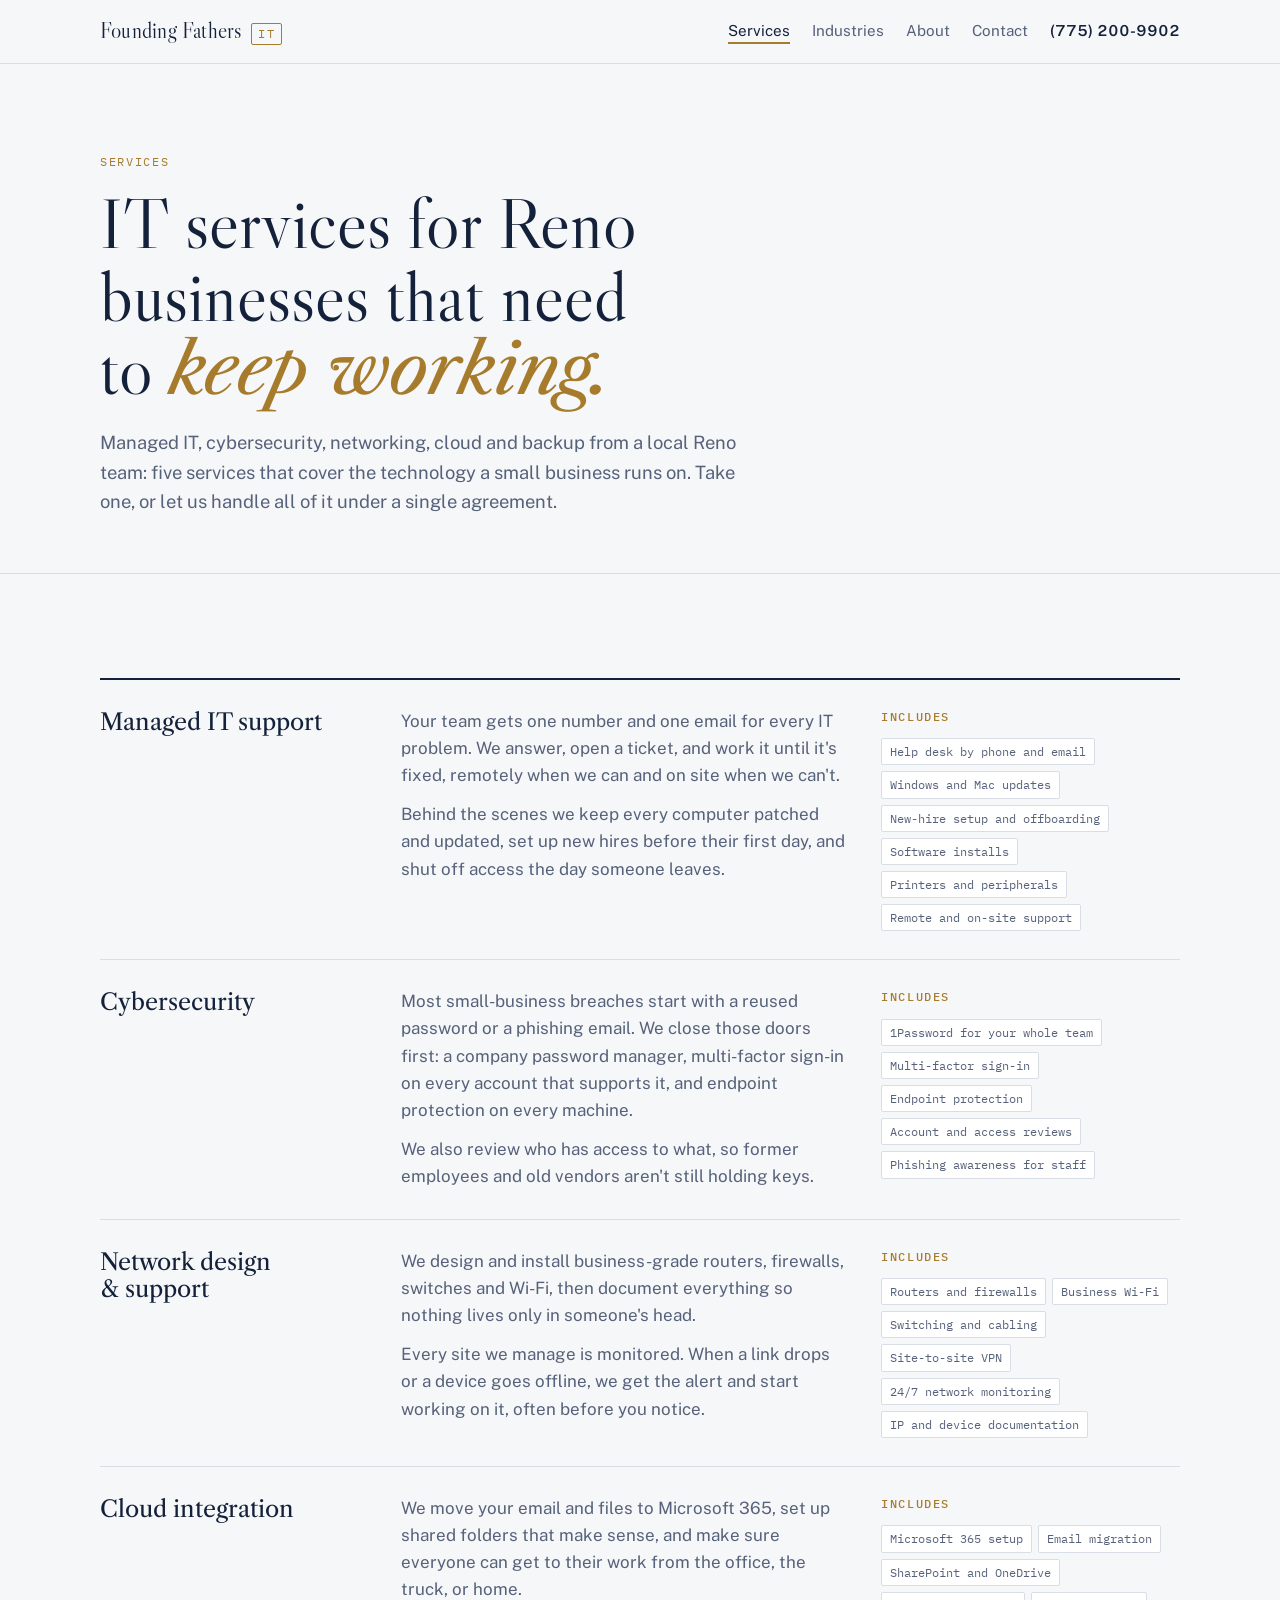
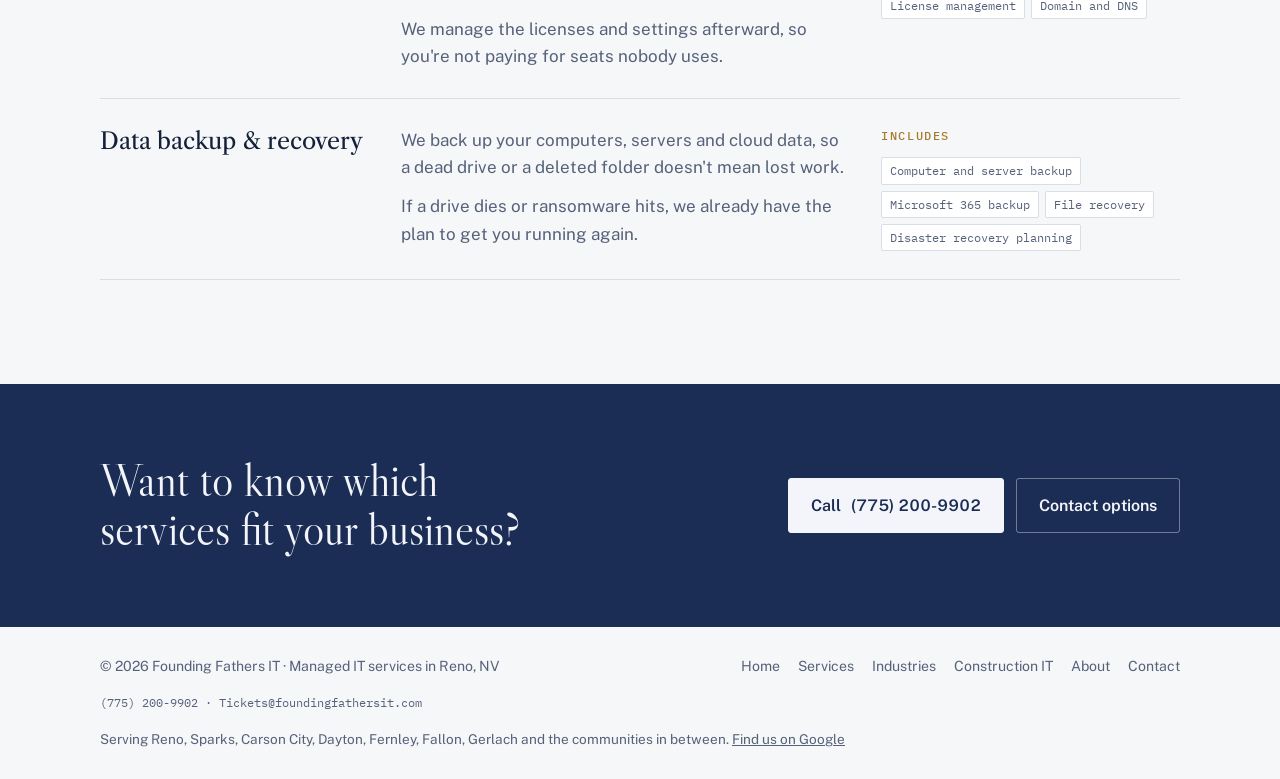
<file: services.html>
<!doctype html>
<html lang="en">
<head>
<meta charset="utf-8">
<meta name="viewport" content="width=device-width, initial-scale=1, viewport-fit=cover">
<title>IT Services in Reno, NV | Founding Fathers IT</title>
<meta name="description" content="Managed IT support, cybersecurity, network design, Microsoft 365 and data backup for Reno businesses. One local team, one agreement. (775) 200-9902.">
<link rel="canonical" href="https://www.foundingfathersit.com/services.html">
<meta name="robots" content="index, follow">
<meta property="og:type" content="website">
<meta property="og:site_name" content="Founding Fathers IT">
<meta property="og:title" content="IT Services in Reno, NV | Founding Fathers IT">
<meta property="og:description" content="Managed IT support, cybersecurity, network design, Microsoft 365 and data backup for Reno businesses. One local team, one agreement. (775) 200-9902.">
<meta property="og:url" content="https://www.foundingfathersit.com/services.html">
<meta property="og:image" content="https://www.foundingfathersit.com/icon.png">
<meta property="og:locale" content="en_US">
<meta name="twitter:card" content="summary">
<meta name="geo.region" content="US-NV">
<meta name="geo.placename" content="Reno">
<link rel="icon" href="favicon.ico" sizes="any">
<link rel="icon" type="image/png" href="icon.png">
<link rel="apple-touch-icon" href="apple-touch-icon.png">
<link rel="preconnect" href="https://fonts.googleapis.com">
<link rel="preconnect" href="https://fonts.gstatic.com" crossorigin>
<link rel="stylesheet" href="https://fonts.googleapis.com/css2?family=Libre+Caslon+Display&family=Libre+Caslon+Text:ital@0;1&family=Public+Sans:wght@400;500;600;700&family=IBM+Plex+Mono:wght@400;500&display=swap">
<link rel="stylesheet" href="styles.css">
<script type="application/ld+json">
{
  "@context": "https://schema.org",
  "@type": "BreadcrumbList",
  "itemListElement": [
    {
      "@type": "ListItem",
      "position": 1,
      "name": "Home",
      "item": "https://www.foundingfathersit.com/"
    },
    {
      "@type": "ListItem",
      "position": 2,
      "name": "Services",
      "item": "https://www.foundingfathersit.com/services.html"
    }
  ]
}
</script>
<script type="application/ld+json">
{
  "@context": "https://schema.org",
  "@type": "Service",
  "name": "Managed IT support",
  "serviceType": "Managed IT support",
  "description": "Help desk by phone and email, Windows and Mac updates, new-hire setup and offboarding, and remote and on-site support for Reno businesses.",
  "url": "https://www.foundingfathersit.com/services.html#managed-it",
  "provider": {
    "@id": "https://www.foundingfathersit.com/#business"
  },
  "areaServed": [
    {
      "@type": "City",
      "name": "Reno",
      "containedInPlace": {
        "@type": "State",
        "name": "Nevada"
      }
    },
    {
      "@type": "City",
      "name": "Sparks",
      "containedInPlace": {
        "@type": "State",
        "name": "Nevada"
      }
    },
    {
      "@type": "City",
      "name": "Carson City",
      "containedInPlace": {
        "@type": "State",
        "name": "Nevada"
      }
    },
    {
      "@type": "City",
      "name": "Dayton",
      "containedInPlace": {
        "@type": "State",
        "name": "Nevada"
      }
    },
    {
      "@type": "City",
      "name": "Fernley",
      "containedInPlace": {
        "@type": "State",
        "name": "Nevada"
      }
    },
    {
      "@type": "City",
      "name": "Fallon",
      "containedInPlace": {
        "@type": "State",
        "name": "Nevada"
      }
    },
    {
      "@type": "City",
      "name": "Wadsworth",
      "containedInPlace": {
        "@type": "State",
        "name": "Nevada"
      }
    },
    {
      "@type": "City",
      "name": "Gerlach",
      "containedInPlace": {
        "@type": "State",
        "name": "Nevada"
      }
    },
    {
      "@type": "AdministrativeArea",
      "name": "Washoe County, NV"
    },
    {
      "@type": "AdministrativeArea",
      "name": "Lyon County, NV"
    },
    {
      "@type": "AdministrativeArea",
      "name": "Churchill County, NV"
    },
    {
      "@type": "AdministrativeArea",
      "name": "Carson City, NV"
    },
    {
      "@type": "AdministrativeArea",
      "name": "Northern Nevada"
    }
  ]
}
</script>
<script type="application/ld+json">
{
  "@context": "https://schema.org",
  "@type": "Service",
  "name": "Cybersecurity",
  "serviceType": "Cybersecurity",
  "description": "Company password manager, multi-factor sign-in, endpoint protection and access reviews sized for small businesses.",
  "url": "https://www.foundingfathersit.com/services.html#cybersecurity",
  "provider": {
    "@id": "https://www.foundingfathersit.com/#business"
  },
  "areaServed": [
    {
      "@type": "City",
      "name": "Reno",
      "containedInPlace": {
        "@type": "State",
        "name": "Nevada"
      }
    },
    {
      "@type": "City",
      "name": "Sparks",
      "containedInPlace": {
        "@type": "State",
        "name": "Nevada"
      }
    },
    {
      "@type": "City",
      "name": "Carson City",
      "containedInPlace": {
        "@type": "State",
        "name": "Nevada"
      }
    },
    {
      "@type": "City",
      "name": "Dayton",
      "containedInPlace": {
        "@type": "State",
        "name": "Nevada"
      }
    },
    {
      "@type": "City",
      "name": "Fernley",
      "containedInPlace": {
        "@type": "State",
        "name": "Nevada"
      }
    },
    {
      "@type": "City",
      "name": "Fallon",
      "containedInPlace": {
        "@type": "State",
        "name": "Nevada"
      }
    },
    {
      "@type": "City",
      "name": "Wadsworth",
      "containedInPlace": {
        "@type": "State",
        "name": "Nevada"
      }
    },
    {
      "@type": "City",
      "name": "Gerlach",
      "containedInPlace": {
        "@type": "State",
        "name": "Nevada"
      }
    },
    {
      "@type": "AdministrativeArea",
      "name": "Washoe County, NV"
    },
    {
      "@type": "AdministrativeArea",
      "name": "Lyon County, NV"
    },
    {
      "@type": "AdministrativeArea",
      "name": "Churchill County, NV"
    },
    {
      "@type": "AdministrativeArea",
      "name": "Carson City, NV"
    },
    {
      "@type": "AdministrativeArea",
      "name": "Northern Nevada"
    }
  ]
}
</script>
<script type="application/ld+json">
{
  "@context": "https://schema.org",
  "@type": "Service",
  "name": "Network design & support",
  "serviceType": "Network design & support",
  "description": "Business-grade routers, firewalls, switching and Wi-Fi, site-to-site VPN and 24/7 network monitoring.",
  "url": "https://www.foundingfathersit.com/services.html#network",
  "provider": {
    "@id": "https://www.foundingfathersit.com/#business"
  },
  "areaServed": [
    {
      "@type": "City",
      "name": "Reno",
      "containedInPlace": {
        "@type": "State",
        "name": "Nevada"
      }
    },
    {
      "@type": "City",
      "name": "Sparks",
      "containedInPlace": {
        "@type": "State",
        "name": "Nevada"
      }
    },
    {
      "@type": "City",
      "name": "Carson City",
      "containedInPlace": {
        "@type": "State",
        "name": "Nevada"
      }
    },
    {
      "@type": "City",
      "name": "Dayton",
      "containedInPlace": {
        "@type": "State",
        "name": "Nevada"
      }
    },
    {
      "@type": "City",
      "name": "Fernley",
      "containedInPlace": {
        "@type": "State",
        "name": "Nevada"
      }
    },
    {
      "@type": "City",
      "name": "Fallon",
      "containedInPlace": {
        "@type": "State",
        "name": "Nevada"
      }
    },
    {
      "@type": "City",
      "name": "Wadsworth",
      "containedInPlace": {
        "@type": "State",
        "name": "Nevada"
      }
    },
    {
      "@type": "City",
      "name": "Gerlach",
      "containedInPlace": {
        "@type": "State",
        "name": "Nevada"
      }
    },
    {
      "@type": "AdministrativeArea",
      "name": "Washoe County, NV"
    },
    {
      "@type": "AdministrativeArea",
      "name": "Lyon County, NV"
    },
    {
      "@type": "AdministrativeArea",
      "name": "Churchill County, NV"
    },
    {
      "@type": "AdministrativeArea",
      "name": "Carson City, NV"
    },
    {
      "@type": "AdministrativeArea",
      "name": "Northern Nevada"
    }
  ]
}
</script>
<script type="application/ld+json">
{
  "@context": "https://schema.org",
  "@type": "Service",
  "name": "Cloud integration",
  "serviceType": "Cloud integration",
  "description": "Microsoft 365 setup, email migration, SharePoint and OneDrive, license management, domain and DNS.",
  "url": "https://www.foundingfathersit.com/services.html#cloud",
  "provider": {
    "@id": "https://www.foundingfathersit.com/#business"
  },
  "areaServed": [
    {
      "@type": "City",
      "name": "Reno",
      "containedInPlace": {
        "@type": "State",
        "name": "Nevada"
      }
    },
    {
      "@type": "City",
      "name": "Sparks",
      "containedInPlace": {
        "@type": "State",
        "name": "Nevada"
      }
    },
    {
      "@type": "City",
      "name": "Carson City",
      "containedInPlace": {
        "@type": "State",
        "name": "Nevada"
      }
    },
    {
      "@type": "City",
      "name": "Dayton",
      "containedInPlace": {
        "@type": "State",
        "name": "Nevada"
      }
    },
    {
      "@type": "City",
      "name": "Fernley",
      "containedInPlace": {
        "@type": "State",
        "name": "Nevada"
      }
    },
    {
      "@type": "City",
      "name": "Fallon",
      "containedInPlace": {
        "@type": "State",
        "name": "Nevada"
      }
    },
    {
      "@type": "City",
      "name": "Wadsworth",
      "containedInPlace": {
        "@type": "State",
        "name": "Nevada"
      }
    },
    {
      "@type": "City",
      "name": "Gerlach",
      "containedInPlace": {
        "@type": "State",
        "name": "Nevada"
      }
    },
    {
      "@type": "AdministrativeArea",
      "name": "Washoe County, NV"
    },
    {
      "@type": "AdministrativeArea",
      "name": "Lyon County, NV"
    },
    {
      "@type": "AdministrativeArea",
      "name": "Churchill County, NV"
    },
    {
      "@type": "AdministrativeArea",
      "name": "Carson City, NV"
    },
    {
      "@type": "AdministrativeArea",
      "name": "Northern Nevada"
    }
  ]
}
</script>
<script type="application/ld+json">
{
  "@context": "https://schema.org",
  "@type": "Service",
  "name": "Data backup & recovery",
  "serviceType": "Data backup & recovery",
  "description": "Computer, server and Microsoft 365 backup, file recovery and disaster recovery planning.",
  "url": "https://www.foundingfathersit.com/services.html#backup",
  "provider": {
    "@id": "https://www.foundingfathersit.com/#business"
  },
  "areaServed": [
    {
      "@type": "City",
      "name": "Reno",
      "containedInPlace": {
        "@type": "State",
        "name": "Nevada"
      }
    },
    {
      "@type": "City",
      "name": "Sparks",
      "containedInPlace": {
        "@type": "State",
        "name": "Nevada"
      }
    },
    {
      "@type": "City",
      "name": "Carson City",
      "containedInPlace": {
        "@type": "State",
        "name": "Nevada"
      }
    },
    {
      "@type": "City",
      "name": "Dayton",
      "containedInPlace": {
        "@type": "State",
        "name": "Nevada"
      }
    },
    {
      "@type": "City",
      "name": "Fernley",
      "containedInPlace": {
        "@type": "State",
        "name": "Nevada"
      }
    },
    {
      "@type": "City",
      "name": "Fallon",
      "containedInPlace": {
        "@type": "State",
        "name": "Nevada"
      }
    },
    {
      "@type": "City",
      "name": "Wadsworth",
      "containedInPlace": {
        "@type": "State",
        "name": "Nevada"
      }
    },
    {
      "@type": "City",
      "name": "Gerlach",
      "containedInPlace": {
        "@type": "State",
        "name": "Nevada"
      }
    },
    {
      "@type": "AdministrativeArea",
      "name": "Washoe County, NV"
    },
    {
      "@type": "AdministrativeArea",
      "name": "Lyon County, NV"
    },
    {
      "@type": "AdministrativeArea",
      "name": "Churchill County, NV"
    },
    {
      "@type": "AdministrativeArea",
      "name": "Carson City, NV"
    },
    {
      "@type": "AdministrativeArea",
      "name": "Northern Nevada"
    }
  ]
}
</script>
</head>
<body>
<header>
  <div class="wrap nav">
    <a class="mark" href="index.html" aria-label="Founding Fathers IT, home"><b>Founding Fathers</b><span>IT</span></a>
    <nav aria-label="Main">
      <a href="services.html" aria-current="page">Services</a>
      <a href="industries.html">Industries</a>
      <a href="about.html">About</a>
      <a href="contact.html">Contact</a>
      <a class="call" href="tel:+17752009902">(775) 200-9902</a>
    </nav>
  </div>
  <div class="wrap mobile-nav" aria-label="Pages">
    <a href="index.html">Home</a>
    <a href="services.html" aria-current="page">Services</a>
    <a href="industries.html">Industries</a>
    <a href="about.html">About</a>
    <a href="contact.html">Contact</a>
  </div>
</header>

<main id="top">
<section class="page-hero">
  <div class="wrap">
    <span class="eyebrow">Services</span>
    <h1>IT services for Reno businesses that need to <em>keep working.</em></h1>
    <p>Managed IT, cybersecurity, networking, cloud and backup from a local Reno team: five services that cover the technology a small business runs on. Take one, or let us handle all of it under a single agreement.</p>
  </div>
</section>

<section class="block">
  <div class="wrap">
    <div class="ledger">
      <div class="svc" id="managed-it">
        <h3>Managed IT support</h3>
        <div class="body"><p>Your team gets one number and one email for every IT problem. We answer, open a ticket, and work it until it's fixed, remotely when we can and on site when we can't.</p><p>Behind the scenes we keep every computer patched and updated, set up new hires before their first day, and shut off access the day someone leaves.</p></div>
        <div class="inc"><h4>Includes</h4><ul><li>Help desk by phone and email</li><li>Windows and Mac updates</li><li>New-hire setup and offboarding</li><li>Software installs</li><li>Printers and peripherals</li><li>Remote and on-site support</li></ul></div>
      </div>
      <div class="svc" id="cybersecurity">
        <h3>Cybersecurity</h3>
        <div class="body"><p>Most small-business breaches start with a reused password or a phishing email. We close those doors first: a company password manager, multi-factor sign-in on every account that supports it, and endpoint protection on every machine.</p><p>We also review who has access to what, so former employees and old vendors aren't still holding keys.</p></div>
        <div class="inc"><h4>Includes</h4><ul><li>1Password for your whole team</li><li>Multi-factor sign-in</li><li>Endpoint protection</li><li>Account and access reviews</li><li>Phishing awareness for staff</li></ul></div>
      </div>
      <div class="svc" id="network">
        <h3>Network design & support</h3>
        <div class="body"><p>We design and install business-grade routers, firewalls, switches and Wi-Fi, then document everything so nothing lives only in someone's head.</p><p>Every site we manage is monitored. When a link drops or a device goes offline, we get the alert and start working on it, often before you notice.</p></div>
        <div class="inc"><h4>Includes</h4><ul><li>Routers and firewalls</li><li>Business Wi-Fi</li><li>Switching and cabling</li><li>Site-to-site VPN</li><li>24/7 network monitoring</li><li>IP and device documentation</li></ul></div>
      </div>
      <div class="svc" id="cloud">
        <h3>Cloud integration</h3>
        <div class="body"><p>We move your email and files to Microsoft 365, set up shared folders that make sense, and make sure everyone can get to their work from the office, the truck, or home.</p><p>We manage the licenses and settings afterward, so you're not paying for seats nobody uses.</p></div>
        <div class="inc"><h4>Includes</h4><ul><li>Microsoft 365 setup</li><li>Email migration</li><li>SharePoint and OneDrive</li><li>License management</li><li>Domain and DNS</li></ul></div>
      </div>
      <div class="svc" id="backup">
        <h3>Data backup & recovery</h3>
        <div class="body"><p>We back up your computers, servers and cloud data, so a dead drive or a deleted folder doesn't mean lost work.</p><p>If a drive dies or ransomware hits, we already have the plan to get you running again.</p></div>
        <div class="inc"><h4>Includes</h4><ul><li>Computer and server backup</li><li>Microsoft 365 backup</li><li>File recovery</li><li>Disaster recovery planning</li></ul></div>
      </div>
    </div>
  </div>
</section>

<section class="cta-band">
  <div class="wrap">
    <h2>Want to know which services fit your business?</h2>
    <div class="ctas">
      <a class="btn primary" href="tel:+17752009902">Call <span class="num">(775) 200-9902</span></a>
      <a class="btn ghost" href="contact.html">Contact options</a>
    </div>
  </div>
</section>
</main>

<footer>
  <div class="wrap">
    <span>© 2026 Founding Fathers IT · Managed IT services in Reno, NV</span>
    <nav aria-label="Footer"><a href="index.html">Home</a> <a href="services.html">Services</a> <a href="industries.html">Industries</a> <a href="construction-it.html">Construction IT</a> <a href="about.html">About</a> <a href="contact.html">Contact</a></nav>
    <span class="mono">(775) 200-9902 · Tickets@foundingfathersit.com</span>
    <span class="area">Serving Reno, Sparks, Carson City, Dayton, Fernley, Fallon, Gerlach and the communities in between. <a href="https://share.google/DnoZ909VEDZ4MryOn" rel="noopener" target="_blank">Find us on Google</a></span>
  </div>
</footer>
<script src="site.js"></script>
</body>
</html>
</file>
<file: styles.css>
/* Layout: printed-broadside hero set in Caslon (the face of the 1776 Declaration printing), then a plain, modern service ledger in Public Sans. One blue band for contact. */
:root{
  --bg:#f6f7f9;
  --surface:#ffffff;
  --ink:#14213a;
  --muted:#56617a;
  --line:#d9dde6;
  --navy:#1b2d55;
  --navy-ink:#f3f5fa;
  --brass:#a77b2c;
  --brass-soft:#efe3c8;
  --font-display:"Libre Caslon Display","Libre Caslon Text",Georgia,"Times New Roman",serif;
  --font-serif:"Libre Caslon Text",Georgia,"Times New Roman",serif;
  --font-body:"Public Sans",system-ui,-apple-system,"Segoe UI",Roboto,sans-serif;
  --font-mono:"IBM Plex Mono",ui-monospace,SFMono-Regular,Menlo,Consolas,monospace;
  --max:1120px;
}
@media (prefers-color-scheme: dark){
  :root:not([data-theme="light"]){
    --bg:#0e1424; --surface:#151d31; --ink:#e7ebf3; --muted:#9aa5bd; --line:#26314b;
    --navy:#1f3263; --navy-ink:#f3f5fa; --brass:#d3a656; --brass-soft:#2c2617; color-scheme:dark;
  }
}
:root[data-theme="dark"]{
  --bg:#0e1424; --surface:#151d31; --ink:#e7ebf3; --muted:#9aa5bd; --line:#26314b;
  --navy:#1f3263; --navy-ink:#f3f5fa; --brass:#d3a656; --brass-soft:#2c2617; color-scheme:dark;
}
*{box-sizing:border-box}
body{background:var(--bg);color:var(--ink);font-family:var(--font-body);font-size:17px;line-height:1.6;-webkit-font-smoothing:antialiased}
body::before{content:"";position:fixed;inset:0 0 auto;height:env(safe-area-inset-top,0px);z-index:10;background:var(--bg)}
a{color:inherit}
:focus-visible{outline:2px solid var(--brass);outline-offset:3px;border-radius:2px}
.wrap{max-width:var(--max);margin:0 auto;padding-left:max(20px,env(safe-area-inset-left,0px));padding-right:max(20px,env(safe-area-inset-right,0px))}
h1,h2,h3{text-wrap:balance;margin:0}
p{margin:0}
.eyebrow{font-family:var(--font-mono);font-size:.75rem;letter-spacing:.14em;text-transform:uppercase;color:var(--brass)}

/* Header */
header{position:sticky;top:env(safe-area-inset-top,0px);z-index:5;background:color-mix(in srgb,var(--bg) 92%,transparent);backdrop-filter:blur(8px);border-bottom:1px solid var(--line)}
.nav{display:flex;align-items:center;justify-content:space-between;gap:16px;padding-block:14px}
.mark{display:flex;align-items:baseline;gap:10px;text-decoration:none}
.mark b{font-family:var(--font-display);font-weight:400;font-size:1.35rem;letter-spacing:.01em}
.mark span{font-family:var(--font-mono);font-size:.72rem;letter-spacing:.12em;color:var(--brass);border:1px solid var(--brass);padding:1px 6px;border-radius:2px}
.nav nav{display:flex;gap:22px;align-items:center;font-size:.95rem}
.nav nav a{text-decoration:none;color:var(--muted)}
.nav nav a:hover{color:var(--ink)}
.nav .call{color:var(--ink);font-weight:600;font-variant-numeric:tabular-nums;white-space:nowrap}
@media (max-width:720px){.nav nav a:not(.call){display:none}}

/* Hero */
.hero{padding-block:clamp(56px,9vw,112px) clamp(48px,7vw,88px)}
.hero .eyebrow{display:block;margin-bottom:22px}
.hero h1{font-family:var(--font-display);font-weight:400;font-size:clamp(2.6rem,7.2vw,5.6rem);line-height:1.02;letter-spacing:-.01em;max-width:14ch}
.hero h1 em{font-family:var(--font-serif);font-style:italic;color:var(--brass)}
.hero-row{display:grid;grid-template-columns:minmax(0,1.3fr) minmax(0,1fr);gap:48px;align-items:end;margin-top:36px}
.hero-row p{font-size:1.15rem;color:var(--muted);max-width:52ch}
.ctas{display:flex;flex-wrap:wrap;gap:12px}
.btn{display:inline-flex;align-items:center;gap:10px;padding:14px 22px;border-radius:3px;font-weight:600;text-decoration:none;font-size:1rem;border:1px solid var(--navy);cursor:pointer;font-family:var(--font-body)}
.btn.primary{background:var(--navy);color:var(--navy-ink)}
.btn.primary:hover{filter:brightness(1.15)}
.btn.ghost{background:transparent;color:var(--ink);border-color:var(--line)}
.btn.ghost:hover{border-color:var(--ink)}
.btn .num{font-variant-numeric:tabular-nums}
@media (max-width:820px){.hero-row{grid-template-columns:1fr;gap:28px}}

/* Articles strip */
.articles{border-top:1px solid var(--line);border-bottom:1px solid var(--line);background:var(--surface)}
.articles ol{list-style:none;margin:0;padding:0;display:grid;grid-template-columns:repeat(4,minmax(0,1fr))}
.articles li{padding:22px 20px;border-left:1px solid var(--line);display:flex;flex-direction:column;gap:4px}
.articles li:first-child{border-left:0;padding-left:0}
.articles .roman{font-family:var(--font-serif);font-style:italic;color:var(--brass);font-size:.95rem}
.articles strong{font-weight:600;font-size:1rem}
.articles small{color:var(--muted);font-size:.9rem;line-height:1.45}
@media (max-width:860px){.articles ol{grid-template-columns:1fr 1fr}.articles li:nth-child(3){border-left:0;padding-left:0}.articles li:nth-child(n+3){border-top:1px solid var(--line)}}
@media (max-width:480px){.articles ol{grid-template-columns:1fr}.articles li{border-left:0;padding-left:0}.articles li+li{border-top:1px solid var(--line)}}

/* Sections */
section.block{padding-block:clamp(64px,9vw,104px)}
.head{display:grid;grid-template-columns:minmax(0,1fr) minmax(0,1.4fr);gap:40px;margin-bottom:48px;align-items:end}
.head h2{font-family:var(--font-display);font-weight:400;font-size:clamp(2rem,4.4vw,3.2rem);line-height:1.08;margin-top:10px}
.head p{color:var(--muted);max-width:56ch}
@media (max-width:820px){.head{grid-template-columns:1fr;gap:16px}}

/* Services ledger */
.ledger{border-top:2px solid var(--ink)}
.svc{display:grid;grid-template-columns:minmax(0,.9fr) minmax(0,1.5fr) minmax(0,1fr);gap:32px;padding-block:28px;border-bottom:1px solid var(--line)}
.svc h3{font-family:var(--font-serif);font-weight:400;font-size:1.45rem;line-height:1.2}
.svc p{color:var(--muted)}
.svc ul{list-style:none;margin:0;padding:0;display:flex;flex-wrap:wrap;gap:6px;align-content:start}
.svc li{font-family:var(--font-mono);font-size:.75rem;padding:3px 8px;border:1px solid var(--line);border-radius:2px;color:var(--muted);background:var(--surface)}
@media (max-width:820px){.svc{grid-template-columns:1fr;gap:10px}}

/* Who we serve */
.serve{background:var(--surface);border-top:1px solid var(--line);border-bottom:1px solid var(--line)}
.serve-grid{display:grid;grid-template-columns:repeat(3,minmax(0,1fr));gap:20px}
.who{padding:26px;border:1px solid var(--line);border-radius:3px;background:var(--bg);display:flex;flex-direction:column;gap:10px}
.who h3{font-family:var(--font-serif);font-weight:400;font-size:1.3rem}
.who p{color:var(--muted);font-size:.98rem}
@media (max-width:860px){.serve-grid{grid-template-columns:1fr}}

/* Process */
.steps{list-style:none;margin:0;padding:0;display:grid;grid-template-columns:repeat(3,minmax(0,1fr));gap:40px;counter-reset:s}
.steps li{counter-increment:s;display:flex;flex-direction:column;gap:10px;padding-top:20px;border-top:1px solid var(--line)}
.steps li::before{content:counter(s,upper-roman) ".";font-family:var(--font-serif);font-style:italic;color:var(--brass);font-size:1.1rem}
.steps h3{font-size:1.15rem;font-weight:600}
.steps p{color:var(--muted)}
@media (max-width:820px){.steps{grid-template-columns:1fr;gap:24px}}

/* Contact band */
.contact{background:var(--navy);color:var(--navy-ink)}
.contact .wrap{padding-block:clamp(64px,9vw,104px)}
.contact .eyebrow{color:#e3c27f}
.contact h1,.contact h2{font-family:var(--font-display);font-weight:400;font-size:clamp(2.2rem,5vw,3.8rem);line-height:1.05;margin-top:12px;max-width:16ch}
.c-grid{display:grid;grid-template-columns:minmax(0,1.2fr) minmax(0,1fr);gap:48px;margin-top:40px;align-items:start}
.c-lead{color:color-mix(in srgb,var(--navy-ink) 78%,transparent);font-size:1.1rem;max-width:48ch}
.c-list{display:flex;flex-direction:column;border-top:1px solid color-mix(in srgb,var(--navy-ink) 25%,transparent)}
.c-row{display:flex;justify-content:space-between;align-items:center;gap:16px;padding-block:18px;border-bottom:1px solid color-mix(in srgb,var(--navy-ink) 25%,transparent);flex-wrap:wrap}
.c-row .lbl{font-family:var(--font-mono);font-size:.72rem;letter-spacing:.14em;text-transform:uppercase;color:#e3c27f}
.c-row .val{font-size:1.25rem;font-weight:600;font-variant-numeric:tabular-nums;user-select:all;word-break:break-word;min-width:0}
.c-row .val.big{font-family:var(--font-serif);font-weight:400;font-size:clamp(1.6rem,4vw,2.2rem)}
.c-row a.val{text-decoration:none}
.c-actions{display:flex;gap:8px;align-items:center}
.copy{font-family:var(--font-mono);font-size:.72rem;letter-spacing:.08em;text-transform:uppercase;padding:6px 10px;background:transparent;color:var(--navy-ink);border:1px solid color-mix(in srgb,var(--navy-ink) 40%,transparent);border-radius:2px;cursor:pointer}
.copy:hover{border-color:var(--navy-ink)}
@media (max-width:820px){.c-grid{grid-template-columns:1fr;gap:28px}}

footer{padding-block:28px;color:var(--muted);font-size:.88rem}
footer .wrap{display:flex;justify-content:space-between;gap:16px;flex-wrap:wrap}
footer .mono{font-family:var(--font-mono);font-size:.78rem}
@media (prefers-reduced-motion:no-preference){
  .hero h1,.hero-row{animation:rise .7s ease-out both}
  .hero-row{animation-delay:.12s}
  @keyframes rise{from{transform:translateY(10px)}to{transform:none}}
}

/* ---- Multi-page additions ---- */
:root{padding-top:env(safe-area-inset-top,0px);padding-bottom:env(safe-area-inset-bottom,0px)}
body{margin:0}
img{max-width:100%}
.nav nav a[aria-current="page"]{color:var(--ink);text-decoration:underline;text-decoration-color:var(--brass);text-underline-offset:6px;text-decoration-thickness:2px}
.mobile-nav{display:none}
@media (max-width:720px){
  .mobile-nav{display:flex;gap:4px;overflow-x:auto;padding-block:0 10px;font-size:.92rem;scrollbar-width:none}
  .mobile-nav a{flex:none;text-decoration:none;color:var(--muted);padding:6px 12px;border:1px solid var(--line);border-radius:999px}
  .mobile-nav a[aria-current="page"]{color:var(--navy-ink);background:var(--navy);border-color:var(--navy)}
}

/* Sub-page hero */
.page-hero{padding-block:clamp(48px,7vw,88px) clamp(36px,5vw,56px);border-bottom:1px solid var(--line)}
.page-hero .eyebrow{display:block;margin-bottom:16px}
.page-hero h1{font-family:var(--font-display);font-weight:400;font-size:clamp(2.4rem,6vw,4.4rem);line-height:1.04;max-width:18ch}
.page-hero h1 em{font-family:var(--font-serif);font-style:italic;color:var(--brass)}
.page-hero p{margin-top:22px;font-size:1.15rem;color:var(--muted);max-width:58ch}

/* Home service index */
.index{display:grid;grid-template-columns:repeat(3,minmax(0,1fr));border-top:2px solid var(--ink)}
.index a{display:flex;flex-direction:column;gap:8px;padding:26px 24px 28px 0;border-bottom:1px solid var(--line);text-decoration:none}
.index a:not(:nth-child(3n+1)){padding-left:24px;border-left:1px solid var(--line)}
.index h3{font-family:var(--font-serif);font-weight:400;font-size:1.3rem}
.index p{color:var(--muted);font-size:.98rem}
.index .more{font-family:var(--font-mono);font-size:.72rem;letter-spacing:.12em;text-transform:uppercase;color:var(--brass);margin-top:auto}
.index a:hover h3{text-decoration:underline;text-decoration-color:var(--brass);text-underline-offset:4px}
@media (max-width:860px){.index{grid-template-columns:1fr 1fr}.index a:not(:nth-child(3n+1)){padding-left:0;border-left:0}.index a:nth-child(even){padding-left:24px;border-left:1px solid var(--line)}}
@media (max-width:520px){.index{grid-template-columns:1fr}.index a:nth-child(even){padding-left:0;border-left:0}}

/* Service detail */
.svc{scroll-margin-top:90px}
.svc .inc{display:flex;flex-direction:column;gap:12px}
.svc .inc h4{margin:0;font-family:var(--font-mono);font-size:.72rem;letter-spacing:.14em;text-transform:uppercase;color:var(--brass);font-weight:500}
.svc .body{display:flex;flex-direction:column;gap:12px}
.svc .body p+p{margin-top:0}

/* Industry detail */
.ind{display:grid;grid-template-columns:minmax(0,1fr) minmax(0,1.6fr);gap:40px;padding-block:40px;border-bottom:1px solid var(--line)}
.ind:first-child{border-top:2px solid var(--ink)}
.ind h2{font-family:var(--font-display);font-weight:400;font-size:clamp(1.8rem,3.6vw,2.5rem);line-height:1.1}
.ind .body{display:flex;flex-direction:column;gap:16px}
.ind .body > p{color:var(--muted)}
.checks{list-style:none;margin:0;padding:0;display:grid;grid-template-columns:1fr 1fr;gap:10px 28px}
.checks li{position:relative;padding-left:22px;font-size:.98rem}
.checks li::before{content:"";position:absolute;left:0;top:.55em;width:10px;height:10px;border:1.5px solid var(--brass);transform:rotate(45deg)}
@media (max-width:820px){.ind{grid-template-columns:1fr;gap:16px}.checks{grid-template-columns:1fr}}

/* Principles (about) */
.principles{display:grid;grid-template-columns:repeat(2,minmax(0,1fr));gap:0;border-top:2px solid var(--ink)}
.principle{padding:28px 28px 32px 0;border-bottom:1px solid var(--line);display:flex;flex-direction:column;gap:8px}
.principle:nth-child(even){padding-left:28px;border-left:1px solid var(--line)}
.principle .roman{font-family:var(--font-serif);font-style:italic;color:var(--brass)}
.principle h3{font-family:var(--font-serif);font-weight:400;font-size:1.4rem}
.principle p{color:var(--muted)}
@media (max-width:720px){.principles{grid-template-columns:1fr}.principle:nth-child(even){padding-left:0;border-left:0}}

/* CTA band */
.cta-band{background:var(--navy);color:var(--navy-ink)}
.cta-band .wrap{padding-block:clamp(48px,7vw,72px);display:flex;justify-content:space-between;align-items:center;gap:28px;flex-wrap:wrap}
.cta-band h2{font-family:var(--font-display);font-weight:400;font-size:clamp(1.8rem,4vw,2.8rem);line-height:1.1;max-width:20ch}
.cta-band .btn.primary{background:var(--navy-ink);color:#1b2d55;border-color:var(--navy-ink)}
.cta-band .btn.ghost{color:var(--navy-ink);border-color:color-mix(in srgb,var(--navy-ink) 40%,transparent)}
.cta-band .btn.ghost:hover{border-color:var(--navy-ink)}

/* Contact page extras */
.expect{display:grid;grid-template-columns:repeat(3,minmax(0,1fr));gap:40px}
.expect div{display:flex;flex-direction:column;gap:8px;padding-top:20px;border-top:1px solid var(--line)}
.expect h3{font-size:1.1rem;font-weight:600}
.expect p{color:var(--muted)}
@media (max-width:820px){.expect{grid-template-columns:1fr;gap:24px}}
.contact.page .wrap{padding-block:clamp(56px,8vw,96px)}
footer nav{display:flex;gap:18px;flex-wrap:wrap}
footer nav a{text-decoration:none}
footer nav a:hover{color:var(--ink)}

footer .area{flex-basis:100%;font-size:.85rem;color:var(--muted)}
/* FAQ (home) */
.faq-list{border-top:2px solid var(--ink)}
.faq-item{border-bottom:1px solid var(--line);padding-block:4px}
.faq-item summary{list-style:none;cursor:pointer;display:flex;justify-content:space-between;align-items:center;gap:16px;padding-block:18px}
.faq-item summary::-webkit-details-marker{display:none}
.faq-item summary::after{content:"+";font-family:var(--font-mono);color:var(--brass);font-size:1.2rem;flex:none}
.faq-item[open] summary::after{content:"\2212"}
.faq-item h3{font-family:var(--font-serif);font-weight:400;font-size:1.25rem;line-height:1.3}
.faq-item p{color:var(--muted);max-width:70ch;padding-bottom:20px}
</file>
